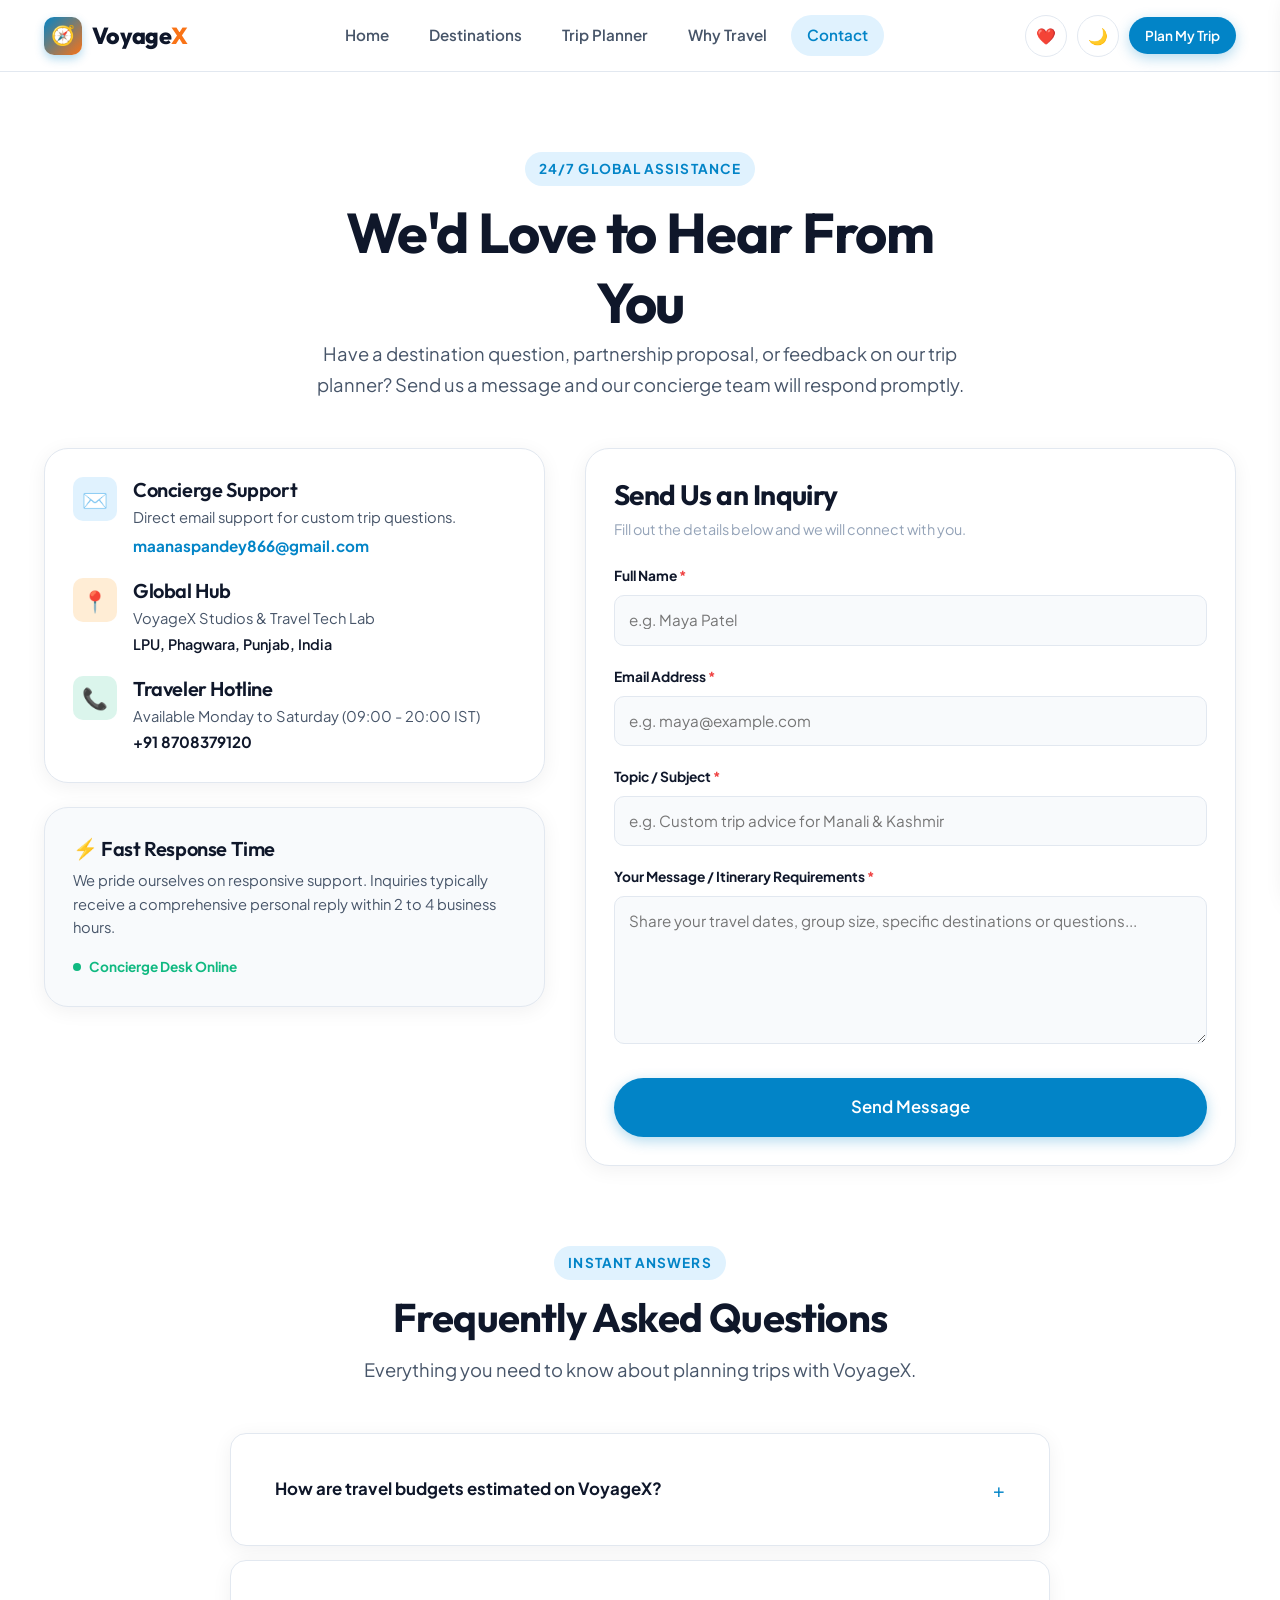
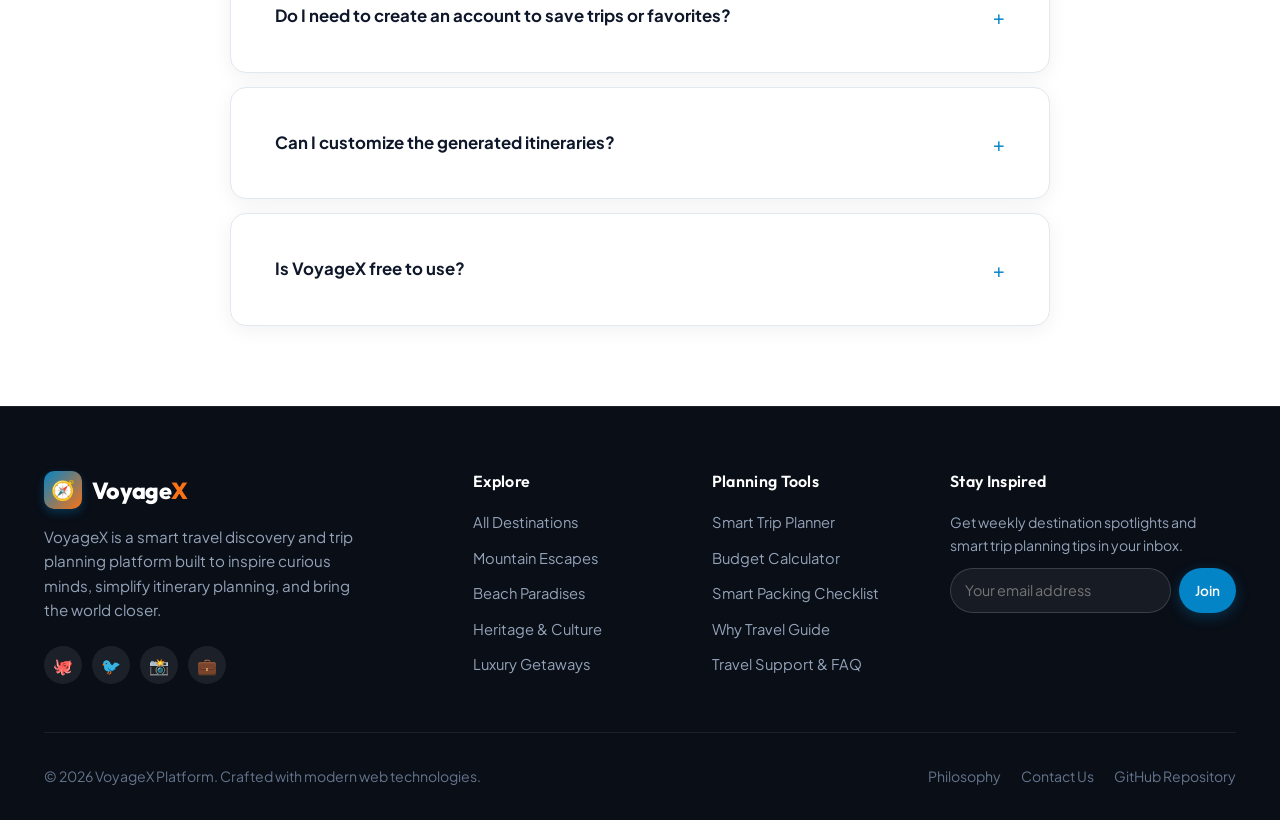
<file: contact.html>
<!DOCTYPE html>
<html lang="en" data-theme="light">
<head>
  <meta charset="UTF-8">
  <meta name="viewport" content="width=device-width, initial-scale=1.0">
  <title>Contact & Travel Concierge — VoyageX</title>
  <meta name="description" content="Get in touch with the VoyageX travel support team. Inquire about custom itineraries, destination recommendations, or platform assistance.">
  <meta name="keywords" content="contact travel, voyagex support, travel help, trip assistance">

  <!-- Open Graph -->
  <meta property="og:title" content="Contact & Travel Concierge — VoyageX">
  <meta property="og:description" content="Reach our 24/7 travel desk for customized planning, support, or partnership inquiries.">
  <meta property="og:image" content="https://images.unsplash.com/photo-1423666639041-f56000c27a9a?auto=format&fit=crop&w=1200&q=80">

  <!-- Favicon -->
  <link rel="icon" href="data:image/svg+xml,<svg xmlns=%22http://www.w3.org/2000/svg%22 viewBox=%220 0 100 100%22><text y=%22.9em%22 font-size=%2290%22>🧭</text></svg>">

  <!-- Stylesheets -->
  <link rel="stylesheet" href="css/style.css">
  <link rel="stylesheet" href="css/components.css">
  <link rel="stylesheet" href="css/dark-mode.css">
  <link rel="stylesheet" href="css/responsive.css">
</head>
<body>
  <!-- Accessible Skip Link -->
  <a href="#main-content" class="skip-link">Skip to main content</a>

  <!-- Global Header & Navbar -->
  <header class="site-header">
    <div class="container nav-container">
      <a href="index.html" class="brand-logo" aria-label="VoyageX Home">
        <span class="logo-icon">🧭</span>
        <span>Voyage<span class="brand-highlight">X</span></span>
      </a>

      <!-- Desktop Navigation Links -->
      <nav class="nav-menu" aria-label="Main Navigation">
        <a href="index.html" class="nav-link">Home</a>
        <a href="destinations.html" class="nav-link">Destinations</a>
        <a href="trip-planner.html" class="nav-link">Trip Planner</a>
        <a href="why-travel.html" class="nav-link">Why Travel</a>
        <a href="contact.html" class="nav-link active">Contact</a>
      </nav>

      <!-- Nav Actions -->
      <div class="nav-actions">
        <button class="btn-icon open-favorites-btn" aria-label="View Saved Favorites" title="Saved Favorites">
          ❤️
          <span class="badge-count fav-badge-count" style="display: none;">0</span>
        </button>

        <button class="btn-icon theme-toggle-btn" aria-label="Toggle Theme" title="Toggle Theme">
          <span class="theme-toggle-icon">🌙</span>
        </button>

        <a href="trip-planner.html" class="btn btn-sm btn-primary">
          Plan My Trip
        </a>

        <!-- Hamburger for Mobile -->
        <button class="hamburger" aria-label="Toggle Mobile Menu" aria-expanded="false">
          <span></span>
          <span></span>
          <span></span>
        </button>
      </div>
    </div>
  </header>

  <!-- Mobile Navigation Drawer -->
  <div class="mobile-nav-backdrop" aria-hidden="true"></div>
  <aside class="mobile-nav-drawer" aria-label="Mobile Navigation Drawer">
    <div class="mobile-nav-header">
      <div class="brand-logo">
        <span class="logo-icon">🧭</span>
        <span>Voyage<span class="brand-highlight">X</span></span>
      </div>
      <button class="mobile-nav-close btn-icon" aria-label="Close Mobile Menu">✕</button>
    </div>
    <div class="mobile-nav-links">
      <a href="index.html" class="nav-link">Home</a>
      <a href="destinations.html" class="nav-link">Destinations</a>
      <a href="trip-planner.html" class="nav-link">Trip Planner</a>
      <a href="why-travel.html" class="nav-link">Why Travel</a>
      <a href="contact.html" class="nav-link active">Contact</a>
    </div>
    <div style="margin-top: auto; padding-top: 24px; border-top: 1px solid var(--border);">
      <button class="btn btn-primary" style="width: 100%;" onclick="window.location.href='trip-planner.html'">
        ✨ Launch Trip Builder
      </button>
    </div>
  </aside>

  <!-- Saved Favorites Slide-Over Drawer -->
  <div class="favorites-drawer-backdrop drawer-backdrop" aria-hidden="true">
    <div class="drawer-panel" role="dialog" aria-label="My Saved Destinations">
      <div class="drawer-header">
        <div style="display: flex; align-items: center; gap: 8px;">
          <h4 style="margin: 0; font-size: 1.15rem;">❤️ Saved Destinations</h4>
          <span class="section-tag accent fav-badge-count" style="margin: 0; font-size: 0.75rem; padding: 2px 8px;">0</span>
        </div>
        <button class="close-favorites-btn btn-icon" aria-label="Close Favorites Drawer">✕</button>
      </div>
      <div class="drawer-body favorites-list-container">
        <!-- Rendered dynamically -->
      </div>
      <div class="drawer-footer" style="display: flex; justify-content: space-between; align-items: center;">
        <button class="btn btn-sm btn-ghost clear-favorites-btn" style="color: var(--danger);">Clear All</button>
        <button class="btn btn-sm btn-primary" onclick="closeFavoritesDrawer()">Done</button>
      </div>
    </div>
  </div>

  <!-- Main Content -->
  <main id="main-content" class="section-padding">
    <div class="container">
      <!-- Section Header -->
      <div class="section-header" style="margin-bottom: 48px;">
        <span class="section-tag">24/7 Global Assistance</span>
        <h1>We'd Love to Hear From You</h1>
        <p class="lead">Have a destination question, partnership proposal, or feedback on our trip planner? Send us a message and our concierge team will respond promptly.</p>
      </div>

      <!-- Two-Column Contact Layout -->
      <div class="contact-grid">
        <!-- Left: Contact Details Cards -->
        <div>
          <div class="planner-card" style="margin-bottom: 24px;">
            <div style="display: flex; gap: 16px; align-items: flex-start; margin-bottom: 20px;">
              <div style="width: 44px; height: 44px; border-radius: var(--radius-md); background: var(--primary-light); color: var(--primary); display: flex; align-items: center; justify-content: center; font-size: 1.3rem;">
                ✉️
              </div>
              <div>
                <h4 style="margin: 0 0 4px 0;">Concierge Support</h4>
                <p style="margin: 0; font-size: 0.92rem; color: var(--text-secondary);">Direct email support for custom trip questions.</p>
                <a href="mailto:maanaspandey866@gmail.com" style="color: var(--primary); font-weight: 700; font-size: 0.95rem; display: inline-block; margin-top: 4px;">maanaspandey866@gmail.com</a>
              </div>
            </div>

            <div style="display: flex; gap: 16px; align-items: flex-start; margin-bottom: 20px;">
              <div style="width: 44px; height: 44px; border-radius: var(--radius-md); background: var(--accent-light); color: var(--accent); display: flex; align-items: center; justify-content: center; font-size: 1.3rem;">
                📍
              </div>
              <div>
                <h4 style="margin: 0 0 4px 0;">Global Hub</h4>
                <p style="margin: 0; font-size: 0.92rem; color: var(--text-secondary);">VoyageX Studios & Travel Tech Lab</p>
                <span style="font-weight: 600; font-size: 0.9rem; color: var(--text-primary); display: block; margin-top: 2px;">LPU, Phagwara, Punjab, India</span>
              </div>
            </div>

            <div style="display: flex; gap: 16px; align-items: flex-start;">
              <div style="width: 44px; height: 44px; border-radius: var(--radius-md); background: rgba(16, 185, 129, 0.15); color: var(--success); display: flex; align-items: center; justify-content: center; font-size: 1.3rem;">
                📞
              </div>
              <div>
                <h4 style="margin: 0 0 4px 0;">Traveler Hotline</h4>
                <p style="margin: 0; font-size: 0.92rem; color: var(--text-secondary);">Available Monday to Saturday (09:00 - 20:00 IST)</p>
                <a href="tel:+918708379120" style="font-weight: 700; color: var(--text-primary); font-size: 0.95rem;">+91 8708379120</a>
              </div>
            </div>
          </div>

          <!-- Social Proof Card -->
          <div class="planner-card" style="background: var(--bg-secondary);">
            <h4 style="margin-bottom: 8px;">⚡ Fast Response Time</h4>
            <p style="font-size: 0.92rem; color: var(--text-secondary); margin-bottom: 16px;">
              We pride ourselves on responsive support. Inquiries typically receive a comprehensive personal reply within 2 to 4 business hours.
            </p>
            <div style="display: flex; align-items: center; gap: 8px; font-size: 0.85rem; font-weight: 700; color: var(--success);">
              <span style="display: inline-block; width: 8px; height: 8px; background: var(--success); border-radius: 50%;"></span>
              Concierge Desk Online
            </div>
          </div>
        </div>

        <!-- Right: Client-Side Validated Contact Form -->
        <div class="planner-card">
          <div style="margin-bottom: 24px;">
            <h3 style="margin-bottom: 6px;">Send Us an Inquiry</h3>
            <p style="font-size: 0.9rem; color: var(--text-muted); margin: 0;">Fill out the details below and we will connect with you.</p>
          </div>

          <form id="contact-form" novalidate>
            <!-- Full Name -->
            <div class="form-group">
              <label for="contact-name">Full Name <span style="color: var(--danger);">*</span></label>
              <input type="text" id="contact-name" class="form-control" placeholder="e.g. Maya Patel" required autocomplete="name">
            </div>

            <!-- Email Address -->
            <div class="form-group">
              <label for="contact-email">Email Address <span style="color: var(--danger);">*</span></label>
              <input type="email" id="contact-email" class="form-control" placeholder="e.g. maya@example.com" required autocomplete="email">
            </div>

            <!-- Subject -->
            <div class="form-group">
              <label for="contact-subject">Topic / Subject <span style="color: var(--danger);">*</span></label>
              <input type="text" id="contact-subject" class="form-control" placeholder="e.g. Custom trip advice for Manali & Kashmir" required>
            </div>

            <!-- Message Area -->
            <div class="form-group">
              <label for="contact-message">Your Message / Itinerary Requirements <span style="color: var(--danger);">*</span></label>
              <textarea id="contact-message" class="form-control" rows="5" placeholder="Share your travel dates, group size, specific destinations or questions..." required></textarea>
            </div>

            <!-- Submit Button -->
            <button type="submit" id="contact-submit-btn" class="btn btn-primary btn-lg" style="width: 100%; margin-top: 8px;">
              Send Message
            </button>
          </form>

          <!-- Response Banner Container -->
          <div id="contact-response-message" style="display: none;"></div>
        </div>
      </div>

      <!-- Interactive FAQ Accordion Section -->
      <section style="margin-top: 80px;">
        <div class="section-header">
          <span class="section-tag">Instant Answers</span>
          <h2>Frequently Asked Questions</h2>
          <p class="lead">Everything you need to know about planning trips with VoyageX.</p>
        </div>

        <div style="max-width: 820px; margin: 0 auto; display: flex; flex-direction: column; gap: 14px;">
          <!-- FAQ 1 -->
          <div class="faq-item planner-card" style="padding: 20px; cursor: pointer;">
            <div class="faq-question" style="display: flex; justify-content: space-between; align-items: center; font-weight: 700; font-size: 1.05rem;">
              <span>How are travel budgets estimated on VoyageX?</span>
              <span class="faq-icon" style="font-size: 1.2rem; color: var(--primary);">+</span>
            </div>
            <div class="faq-answer" style="margin-top: 12px; font-size: 0.94rem; color: var(--text-secondary); line-height: 1.6;">
              Our budget calculator uses curated empirical daily cost baselines for each destination across accommodation, food, local transit, and activities. The algorithm scales costs dynamically based on your chosen travel style (Budget, Standard, or Luxury) and party size.
            </div>
          </div>

          <!-- FAQ 2 -->
          <div class="faq-item planner-card" style="padding: 20px; cursor: pointer;">
            <div class="faq-question" style="display: flex; justify-content: space-between; align-items: center; font-weight: 700; font-size: 1.05rem;">
              <span>Do I need to create an account to save trips or favorites?</span>
              <span class="faq-icon" style="font-size: 1.2rem; color: var(--primary);">+</span>
            </div>
            <div class="faq-answer" style="margin-top: 12px; font-size: 0.94rem; color: var(--text-secondary); line-height: 1.6;">
              No account or login is required! VoyageX is client-first and privacy-respecting. All your saved favorite destinations, generated itineraries, and packing checklist progress are saved locally in your browser's persistent localStorage.
            </div>
          </div>

          <!-- FAQ 3 -->
          <div class="faq-item planner-card" style="padding: 20px; cursor: pointer;">
            <div class="faq-question" style="display: flex; justify-content: space-between; align-items: center; font-weight: 700; font-size: 1.05rem;">
              <span>Can I customize the generated itineraries?</span>
              <span class="faq-icon" style="font-size: 1.2rem; color: var(--primary);">+</span>
            </div>
            <div class="faq-answer" style="margin-top: 12px; font-size: 0.94rem; color: var(--text-secondary); line-height: 1.6;">
              Absolutely. You can modify trip duration from 1 to 14 days, toggle interests (such as food, nature, culture, photography, or adventure), and click "Regenerate Itinerary" to generate fresh schedules. You can also print or export the plan to PDF.
            </div>
          </div>

          <!-- FAQ 4 -->
          <div class="faq-item planner-card" style="padding: 20px; cursor: pointer;">
            <div class="faq-question" style="display: flex; justify-content: space-between; align-items: center; font-weight: 700; font-size: 1.05rem;">
              <span>Is VoyageX free to use?</span>
              <span class="faq-icon" style="font-size: 1.2rem; color: var(--primary);">+</span>
            </div>
            <div class="faq-answer" style="margin-top: 12px; font-size: 0.94rem; color: var(--text-secondary); line-height: 1.6;">
              Yes, 100% free! VoyageX is built as an open, modern travel technology showcase. There are no paywalls, hidden fees, or subscription charges.
            </div>
          </div>
        </div>
      </section>
    </div>
  </main>

  <!-- Global Footer -->
  <footer class="site-footer">
    <div class="container">
      <div class="footer-top">
        <!-- Brand Column -->
        <div class="footer-brand">
          <div class="brand-logo" style="color: #fff;">
            <span class="logo-icon">🧭</span>
            <span>Voyage<span class="brand-highlight">X</span></span>
          </div>
          <p>
            VoyageX is a smart travel discovery and trip planning platform built to inspire curious minds, simplify itinerary planning, and bring the world closer.
          </p>
          <div class="footer-socials">
            <a href="https://github.com/manas0306-ops/travel-website" target="_blank" rel="noopener noreferrer" class="footer-social-link" aria-label="GitHub">🐙</a>
            <a href="contact.html" class="footer-social-link" aria-label="Twitter">🐦</a>
            <a href="contact.html" class="footer-social-link" aria-label="Instagram">📸</a>
            <a href="contact.html" class="footer-social-link" aria-label="LinkedIn">💼</a>
          </div>
        </div>

        <div class="footer-col">
          <h4>Explore</h4>
          <div class="footer-links">
            <a href="destinations.html">All Destinations</a>
            <a href="destinations.html?category=Mountains">Mountain Escapes</a>
            <a href="destinations.html?category=Beach">Beach Paradises</a>
            <a href="destinations.html?category=Culture">Heritage & Culture</a>
            <a href="destinations.html?category=Luxury">Luxury Getaways</a>
          </div>
        </div>

        <div class="footer-col">
          <h4>Planning Tools</h4>
          <div class="footer-links">
            <a href="trip-planner.html">Smart Trip Planner</a>
            <a href="trip-planner.html#budget-section">Budget Calculator</a>
            <a href="trip-planner.html#packing-section">Smart Packing Checklist</a>
            <a href="why-travel.html">Why Travel Guide</a>
            <a href="contact.html">Travel Support & FAQ</a>
          </div>
        </div>

        <div class="footer-col">
          <h4>Stay Inspired</h4>
          <p style="font-size: 0.88rem; color: #94a3b8; margin-bottom: 12px;">Get weekly destination spotlights and smart trip planning tips in your inbox.</p>
          <form class="newsletter-form">
            <input type="email" placeholder="Your email address" required aria-label="Email address for newsletter">
            <button type="submit" class="btn btn-sm btn-primary">Join</button>
          </form>
        </div>
      </div>

      <div class="footer-bottom">
        <div>
          &copy; 2026 VoyageX Platform. Crafted with modern web technologies.
        </div>
        <div class="footer-legal-links">
          <a href="why-travel.html">Philosophy</a>
          <a href="contact.html">Contact Us</a>
          <a href="https://github.com/manas0306-ops/travel-website" target="_blank" rel="noopener noreferrer">GitHub Repository</a>
        </div>
      </div>
    </div>
  </footer>

  <!-- Scripts -->
  <script src="js/destinations-data.js"></script>
  <script src="js/app.js"></script>
  <script src="js/contact.js"></script>
</body>
</html>
</file>
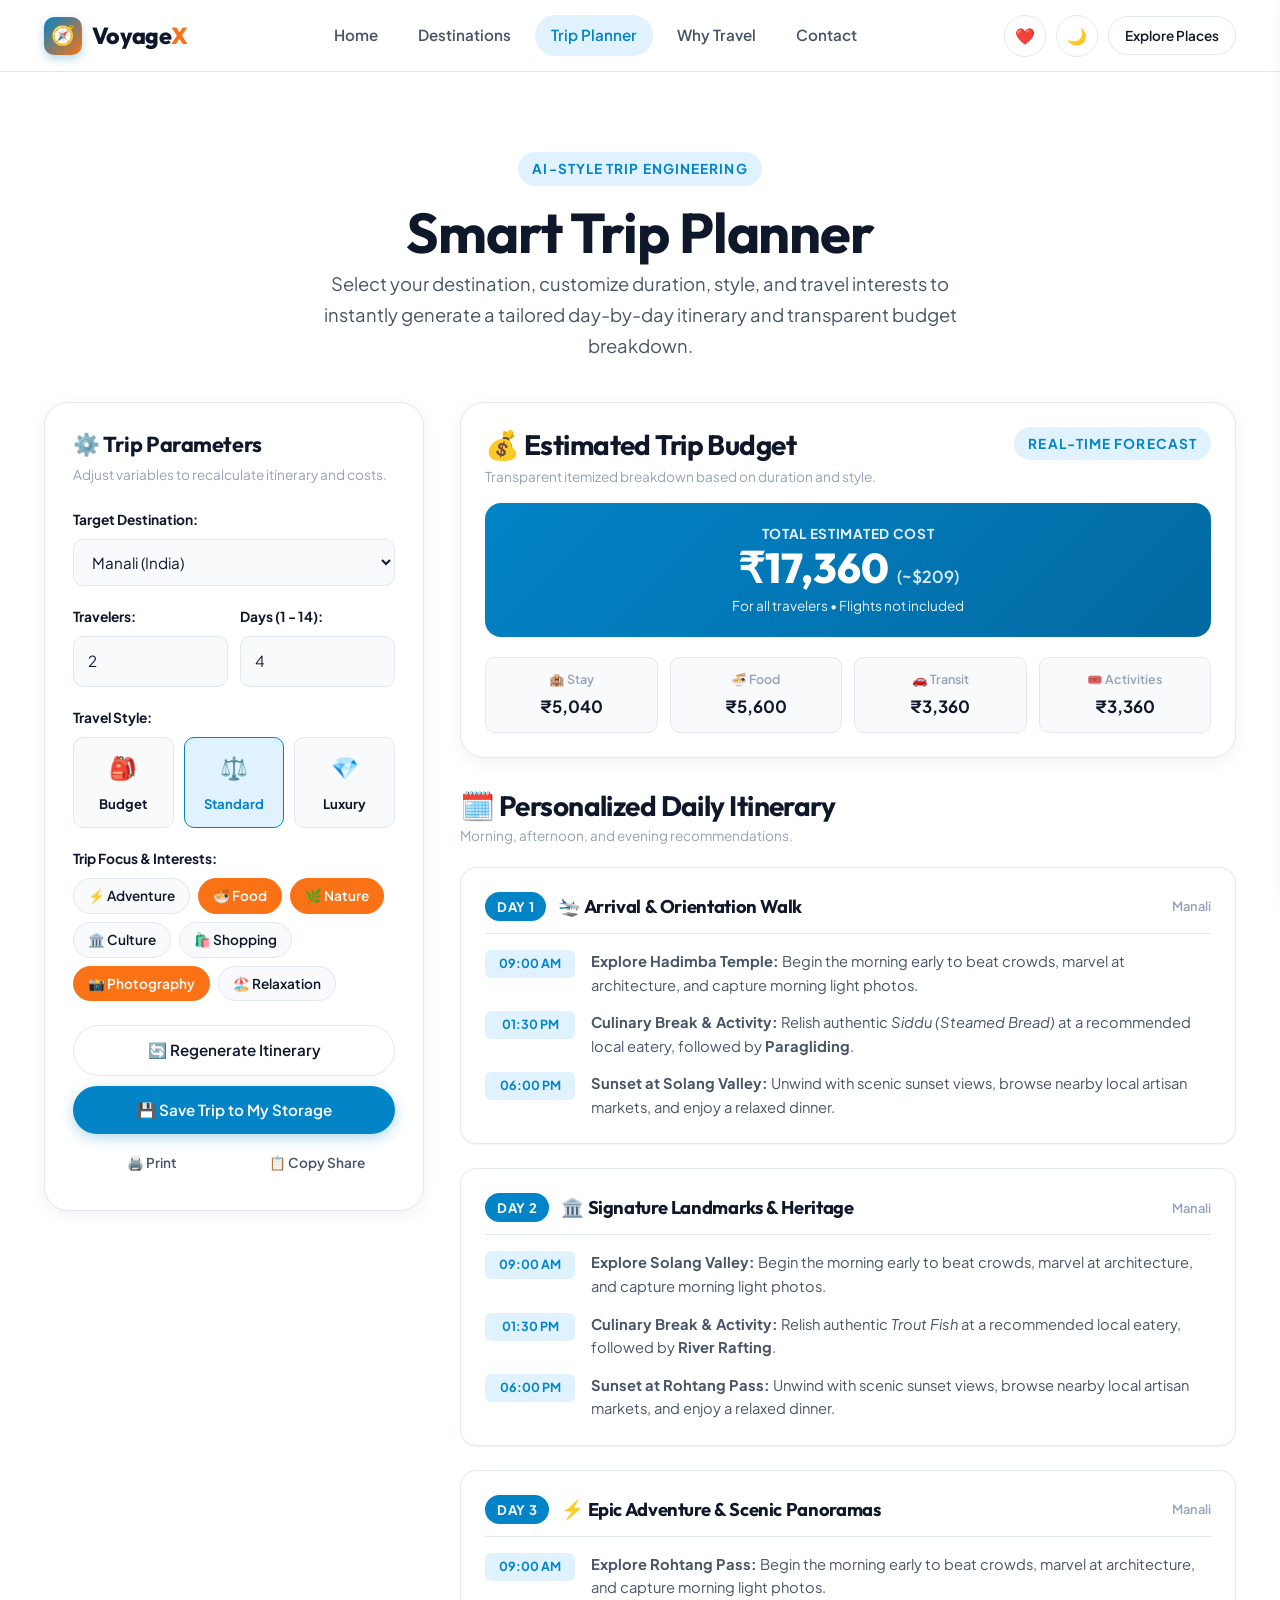
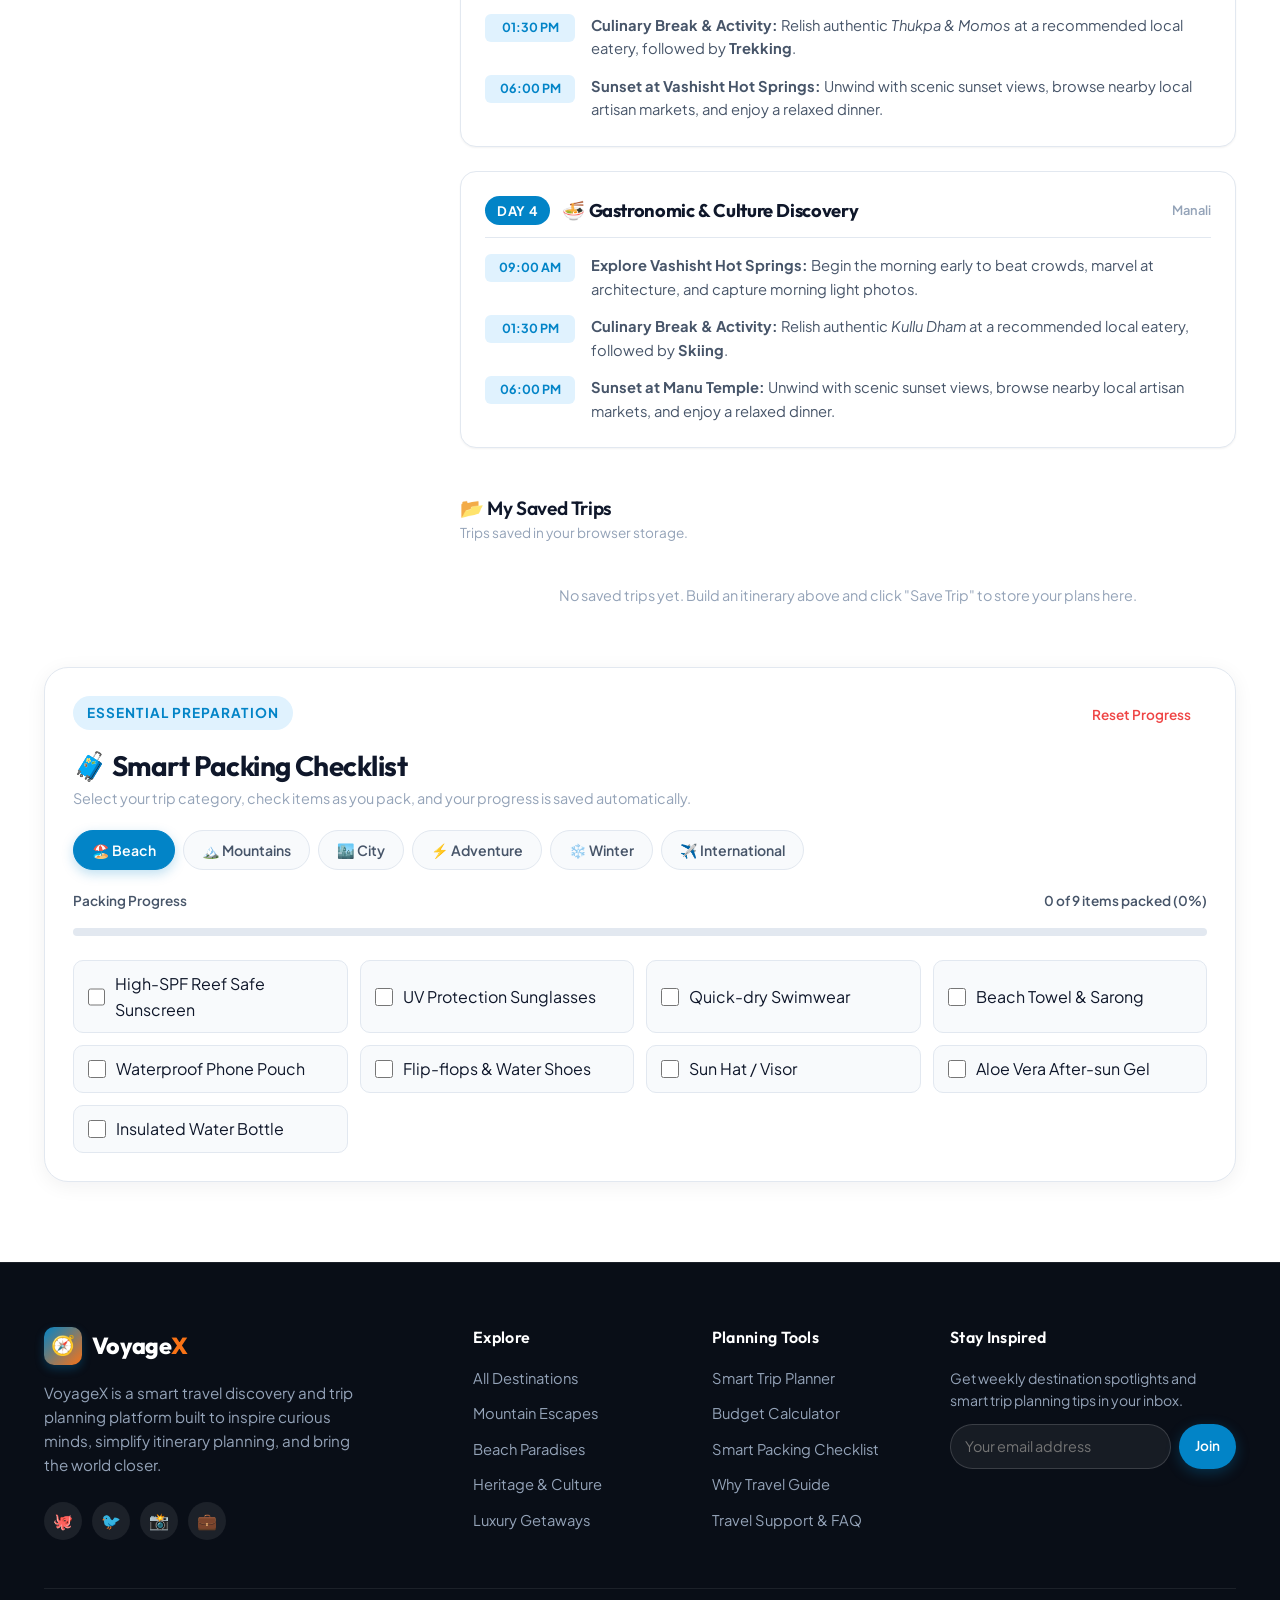
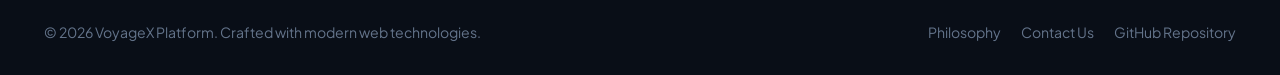
<file: trip-planner.html>
<!DOCTYPE html>
<html lang="en" data-theme="light">
<head>
  <meta charset="UTF-8">
  <meta name="viewport" content="width=device-width, initial-scale=1.0">
  <title>Smart Trip Planner & Budget Engine — VoyageX</title>
  <meta name="description" content="Generate custom day-by-day travel itineraries, estimate realistic travel budgets, and build smart packing checklists tailored to your vacation style.">
  <meta name="keywords" content="trip planner, itinerary generator, travel budget calculator, packing checklist, vacation itinerary">

  <!-- Open Graph -->
  <meta property="og:title" content="Smart Trip Planner & Budget Engine — VoyageX">
  <meta property="og:description" content="Create personalized travel itineraries with realistic budget breakdowns and smart packing checklists.">
  <meta property="og:image" content="https://images.unsplash.com/photo-1488646953014-85cb44e25828?auto=format&fit=crop&w=1200&q=80">

  <!-- Favicon -->
  <link rel="icon" href="data:image/svg+xml,<svg xmlns=%22http://www.w3.org/2000/svg%22 viewBox=%220 0 100 100%22><text y=%22.9em%22 font-size=%2290%22>🧭</text></svg>">

  <!-- Stylesheets -->
  <link rel="stylesheet" href="css/style.css">
  <link rel="stylesheet" href="css/components.css">
  <link rel="stylesheet" href="css/dark-mode.css">
  <link rel="stylesheet" href="css/responsive.css">
</head>
<body>
  <!-- Accessible Skip Link -->
  <a href="#main-content" class="skip-link">Skip to main content</a>

  <!-- Global Header & Navbar -->
  <header class="site-header">
    <div class="container nav-container">
      <a href="index.html" class="brand-logo" aria-label="VoyageX Home">
        <span class="logo-icon">🧭</span>
        <span>Voyage<span class="brand-highlight">X</span></span>
      </a>

      <!-- Desktop Navigation Links -->
      <nav class="nav-menu" aria-label="Main Navigation">
        <a href="index.html" class="nav-link">Home</a>
        <a href="destinations.html" class="nav-link">Destinations</a>
        <a href="trip-planner.html" class="nav-link active">Trip Planner</a>
        <a href="why-travel.html" class="nav-link">Why Travel</a>
        <a href="contact.html" class="nav-link">Contact</a>
      </nav>

      <!-- Nav Actions -->
      <div class="nav-actions">
        <button class="btn-icon open-favorites-btn" aria-label="View Saved Favorites" title="Saved Favorites">
          ❤️
          <span class="badge-count fav-badge-count" style="display: none;">0</span>
        </button>

        <button class="btn-icon theme-toggle-btn" aria-label="Toggle Theme" title="Toggle Theme">
          <span class="theme-toggle-icon">🌙</span>
        </button>

        <a href="destinations.html" class="btn btn-sm btn-outline">
          Explore Places
        </a>

        <!-- Hamburger for Mobile -->
        <button class="hamburger" aria-label="Toggle Mobile Menu" aria-expanded="false">
          <span></span>
          <span></span>
          <span></span>
        </button>
      </div>
    </div>
  </header>

  <!-- Mobile Navigation Drawer -->
  <div class="mobile-nav-backdrop" aria-hidden="true"></div>
  <aside class="mobile-nav-drawer" aria-label="Mobile Navigation Drawer">
    <div class="mobile-nav-header">
      <div class="brand-logo">
        <span class="logo-icon">🧭</span>
        <span>Voyage<span class="brand-highlight">X</span></span>
      </div>
      <button class="mobile-nav-close btn-icon" aria-label="Close Mobile Menu">✕</button>
    </div>
    <div class="mobile-nav-links">
      <a href="index.html" class="nav-link">Home</a>
      <a href="destinations.html" class="nav-link">Destinations</a>
      <a href="trip-planner.html" class="nav-link active">Trip Planner</a>
      <a href="why-travel.html" class="nav-link">Why Travel</a>
      <a href="contact.html" class="nav-link">Contact</a>
    </div>
    <div style="margin-top: auto; padding-top: 24px; border-top: 1px solid var(--border);">
      <button class="btn btn-primary" style="width: 100%;" onclick="window.location.href='destinations.html'">
        Browse Destinations
      </button>
    </div>
  </aside>

  <!-- Saved Favorites Slide-Over Drawer -->
  <div class="favorites-drawer-backdrop drawer-backdrop" aria-hidden="true">
    <div class="drawer-panel" role="dialog" aria-label="My Saved Destinations">
      <div class="drawer-header">
        <div style="display: flex; align-items: center; gap: 8px;">
          <h4 style="margin: 0; font-size: 1.15rem;">❤️ Saved Destinations</h4>
          <span class="section-tag accent fav-badge-count" style="margin: 0; font-size: 0.75rem; padding: 2px 8px;">0</span>
        </div>
        <button class="close-favorites-btn btn-icon" aria-label="Close Favorites Drawer">✕</button>
      </div>
      <div class="drawer-body favorites-list-container">
        <!-- Rendered dynamically -->
      </div>
      <div class="drawer-footer" style="display: flex; justify-content: space-between; align-items: center;">
        <button class="btn btn-sm btn-ghost clear-favorites-btn" style="color: var(--danger);">Clear All</button>
        <button class="btn btn-sm btn-primary" onclick="closeFavoritesDrawer()">Done</button>
      </div>
    </div>
  </div>

  <!-- Main Content -->
  <main id="main-content" class="section-padding">
    <div class="container">
      <!-- Section Header -->
      <div class="section-header" style="margin-bottom: 40px;">
        <span class="section-tag">AI-Style Trip Engineering</span>
        <h1>Smart Trip Planner</h1>
        <p class="lead">Select your destination, customize duration, style, and travel interests to instantly generate a tailored day-by-day itinerary and transparent budget breakdown.</p>
      </div>

      <!-- Planner Layout -->
      <div class="planner-layout">
        <!-- Left Column: Controls & Inputs -->
        <aside class="planner-card">
          <div class="planner-card-header">
            <h3>⚙️ Trip Parameters</h3>
            <p style="font-size: 0.85rem; color: var(--text-muted);">Adjust variables to recalculate itinerary and costs.</p>
          </div>

          <!-- Destination Picker -->
          <div class="form-group">
            <label for="planner-destination">Target Destination:</label>
            <select id="planner-destination" class="form-control" aria-label="Target Destination">
              <!-- Dynamically populated via js/planner.js -->
            </select>
          </div>

          <!-- Travelers & Days Row -->
          <div style="display: grid; grid-template-columns: 1fr 1fr; gap: 12px;">
            <div class="form-group">
              <label for="planner-travelers">Travelers:</label>
              <input type="number" id="planner-travelers" class="form-control" value="2" min="1" max="20" aria-label="Number of Travelers">
            </div>
            <div class="form-group">
              <label for="planner-days">Days (1 - 14):</label>
              <input type="number" id="planner-days" class="form-control" value="4" min="1" max="14" aria-label="Number of Days">
            </div>
          </div>

          <!-- Travel Style Selector -->
          <div class="form-group">
            <label>Travel Style:</label>
            <div class="style-selector-grid">
              <div class="style-option" data-style="Budget" role="button" tabindex="0">
                <span class="icon">🎒</span>
                <span class="name">Budget</span>
              </div>
              <div class="style-option selected" data-style="Standard" role="button" tabindex="0">
                <span class="icon">⚖️</span>
                <span class="name">Standard</span>
              </div>
              <div class="style-option" data-style="Luxury" role="button" tabindex="0">
                <span class="icon">💎</span>
                <span class="name">Luxury</span>
              </div>
            </div>
          </div>

          <!-- Interests Multi-select -->
          <div class="form-group">
            <label>Trip Focus & Interests:</label>
            <div class="interest-tags-grid">
              <span class="interest-tag-chip" data-interest="Adventure">⚡ Adventure</span>
              <span class="interest-tag-chip selected" data-interest="Food">🍜 Food</span>
              <span class="interest-tag-chip selected" data-interest="Nature">🌿 Nature</span>
              <span class="interest-tag-chip" data-interest="Culture">🏛️ Culture</span>
              <span class="interest-tag-chip" data-interest="Shopping">🛍️ Shopping</span>
              <span class="interest-tag-chip selected" data-interest="Photography">📸 Photography</span>
              <span class="interest-tag-chip" data-interest="Relaxation">🏖️ Relaxation</span>
            </div>
          </div>

          <!-- Action Buttons -->
          <div style="display: flex; flex-direction: column; gap: 10px; margin-top: 24px;">
            <button id="btn-regen-itinerary" class="btn btn-outline" style="width: 100%;">
              🔄 Regenerate Itinerary
            </button>
            <button id="btn-save-trip" class="btn btn-primary" style="width: 100%;">
              💾 Save Trip to My Storage
            </button>
            <div style="display: flex; gap: 8px;">
              <button id="btn-print-itinerary" class="btn btn-sm btn-ghost" style="flex: 1;" title="Print or save as PDF">
                🖨️ Print
              </button>
              <button id="btn-copy-itinerary" class="btn btn-sm btn-ghost" style="flex: 1;" title="Copy shareable summary">
                📋 Copy Share
              </button>
            </div>
          </div>
        </aside>

        <!-- Right Column: Itinerary & Budget Results -->
        <div>
          <!-- Transparent Budget Calculator Banner -->
          <section id="budget-section" class="budget-summary-card" aria-label="Estimated Budget Breakdown">
            <div style="display: flex; justify-content: space-between; align-items: flex-start; margin-bottom: 16px;">
              <div>
                <h3 style="margin-bottom: 4px;">💰 Estimated Trip Budget</h3>
                <p style="font-size: 0.85rem; color: var(--text-muted); margin: 0;">Transparent itemized breakdown based on duration and style.</p>
              </div>
              <span class="section-tag">Real-Time Forecast</span>
            </div>

            <!-- Total Cost Highlight -->
            <div class="budget-total-box">
              <div style="font-size: 0.85rem; text-transform: uppercase; font-weight: 700; letter-spacing: 0.05em; opacity: 0.9;">Total Estimated Cost</div>
              <div class="budget-total-val" id="budget-total-display">₹0</div>
              <div style="font-size: 0.85rem; opacity: 0.9;">For all travelers • Flights not included</div>
            </div>

            <!-- Itemized Cost Grid -->
            <div class="budget-items-grid">
              <div class="budget-item-box">
                <div class="budget-item-label">🏨 Stay</div>
                <div class="budget-item-val" id="budget-stay-val">₹0</div>
              </div>
              <div class="budget-item-box">
                <div class="budget-item-label">🍜 Food</div>
                <div class="budget-item-val" id="budget-food-val">₹0</div>
              </div>
              <div class="budget-item-box">
                <div class="budget-item-label">🚗 Transit</div>
                <div class="budget-item-val" id="budget-transit-val">₹0</div>
              </div>
              <div class="budget-item-box">
                <div class="budget-item-label">🎟️ Activities</div>
                <div class="budget-item-val" id="budget-activity-val">₹0</div>
              </div>
            </div>
          </section>

          <!-- Generated Itinerary Timeline -->
          <section aria-label="Generated Daily Itinerary">
            <div style="display: flex; justify-content: space-between; align-items: center; margin-bottom: 20px;">
              <div>
                <h3 style="margin: 0;">🗓️ Personalized Daily Itinerary</h3>
                <p style="font-size: 0.85rem; color: var(--text-muted); margin: 2px 0 0 0;">Morning, afternoon, and evening recommendations.</p>
              </div>
            </div>

            <div class="itinerary-container" id="itinerary-results">
              <!-- Dynamically rendered via js/planner.js -->
            </div>
          </section>

          <!-- Saved Trips Section -->
          <section style="margin-top: 48px;">
            <div style="display: flex; justify-content: space-between; align-items: center; margin-bottom: 16px;">
              <div>
                <h4 style="margin: 0; font-size: 1.2rem;">📂 My Saved Trips</h4>
                <p style="font-size: 0.85rem; color: var(--text-muted); margin: 2px 0 0 0;">Trips saved in your browser storage.</p>
              </div>
            </div>
            <div id="saved-trips-list">
              <!-- Rendered via js/planner.js -->
            </div>
          </section>
        </div>
      </div>

      <!-- Smart Packing Checklist Section -->
      <section id="packing-section" class="checklist-card">
        <div style="display: flex; justify-content: space-between; align-items: flex-start; flex-wrap: wrap; gap: 16px;">
          <div>
            <span class="section-tag">Essential Preparation</span>
            <h3 style="margin-top: 6px; margin-bottom: 4px;">🧳 Smart Packing Checklist</h3>
            <p style="color: var(--text-muted); font-size: 0.9rem; margin: 0;">Select your trip category, check items as you pack, and your progress is saved automatically.</p>
          </div>
          <button id="btn-reset-checklist" class="btn btn-sm btn-ghost" style="color: var(--danger);">Reset Progress</button>
        </div>

        <!-- Category Tabs -->
        <div style="display: flex; gap: 8px; flex-wrap: wrap; margin-top: 20px;">
          <button class="category-pill packing-category-tab active" data-pack-cat="Beach">🏖️ Beach</button>
          <button class="category-pill packing-category-tab" data-pack-cat="Mountains">🏔️ Mountains</button>
          <button class="category-pill packing-category-tab" data-pack-cat="City">🏙️ City</button>
          <button class="category-pill packing-category-tab" data-pack-cat="Adventure">⚡ Adventure</button>
          <button class="category-pill packing-category-tab" data-pack-cat="Winter">❄️ Winter</button>
          <button class="category-pill packing-category-tab" data-pack-cat="International">✈️ International</button>
        </div>

        <!-- Progress Indicator -->
        <div style="display: flex; justify-content: space-between; font-size: 0.85rem; font-weight: 600; color: var(--text-secondary); margin-top: 20px;">
          <span>Packing Progress</span>
          <span id="packing-progress-text">0 of 9 items packed (0%)</span>
        </div>
        <div class="checklist-progress-bar-container">
          <div class="checklist-progress-fill" id="packing-progress-fill"></div>
        </div>

        <!-- Checklist Grid -->
        <div class="checklist-items-grid" id="packing-items-grid">
          <!-- Populated dynamically via js/planner.js -->
        </div>
      </section>
    </div>
  </main>

  <!-- Global Footer -->
  <footer class="site-footer">
    <div class="container">
      <div class="footer-top">
        <!-- Brand Column -->
        <div class="footer-brand">
          <div class="brand-logo" style="color: #fff;">
            <span class="logo-icon">🧭</span>
            <span>Voyage<span class="brand-highlight">X</span></span>
          </div>
          <p>
            VoyageX is a smart travel discovery and trip planning platform built to inspire curious minds, simplify itinerary planning, and bring the world closer.
          </p>
          <div class="footer-socials">
            <a href="https://github.com/manas0306-ops/travel-website" target="_blank" rel="noopener noreferrer" class="footer-social-link" aria-label="GitHub">🐙</a>
            <a href="contact.html" class="footer-social-link" aria-label="Twitter">🐦</a>
            <a href="contact.html" class="footer-social-link" aria-label="Instagram">📸</a>
            <a href="contact.html" class="footer-social-link" aria-label="LinkedIn">💼</a>
          </div>
        </div>

        <div class="footer-col">
          <h4>Explore</h4>
          <div class="footer-links">
            <a href="destinations.html">All Destinations</a>
            <a href="destinations.html?category=Mountains">Mountain Escapes</a>
            <a href="destinations.html?category=Beach">Beach Paradises</a>
            <a href="destinations.html?category=Culture">Heritage & Culture</a>
            <a href="destinations.html?category=Luxury">Luxury Getaways</a>
          </div>
        </div>

        <div class="footer-col">
          <h4>Planning Tools</h4>
          <div class="footer-links">
            <a href="trip-planner.html">Smart Trip Planner</a>
            <a href="trip-planner.html#budget-section">Budget Calculator</a>
            <a href="trip-planner.html#packing-section">Smart Packing Checklist</a>
            <a href="why-travel.html">Why Travel Guide</a>
            <a href="contact.html">Travel Support & FAQ</a>
          </div>
        </div>

        <div class="footer-col">
          <h4>Stay Inspired</h4>
          <p style="font-size: 0.88rem; color: #94a3b8; margin-bottom: 12px;">Get weekly destination spotlights and smart trip planning tips in your inbox.</p>
          <form class="newsletter-form">
            <input type="email" placeholder="Your email address" required aria-label="Email address for newsletter">
            <button type="submit" class="btn btn-sm btn-primary">Join</button>
          </form>
        </div>
      </div>

      <div class="footer-bottom">
        <div>
          &copy; 2026 VoyageX Platform. Crafted with modern web technologies.
        </div>
        <div class="footer-legal-links">
          <a href="why-travel.html">Philosophy</a>
          <a href="contact.html">Contact Us</a>
          <a href="https://github.com/manas0306-ops/travel-website" target="_blank" rel="noopener noreferrer">GitHub Repository</a>
        </div>
      </div>
    </div>
  </footer>

  <!-- Scripts -->
  <script src="js/destinations-data.js"></script>
  <script src="js/app.js"></script>
  <script src="js/planner.js"></script>
</body>
</html>
</file>
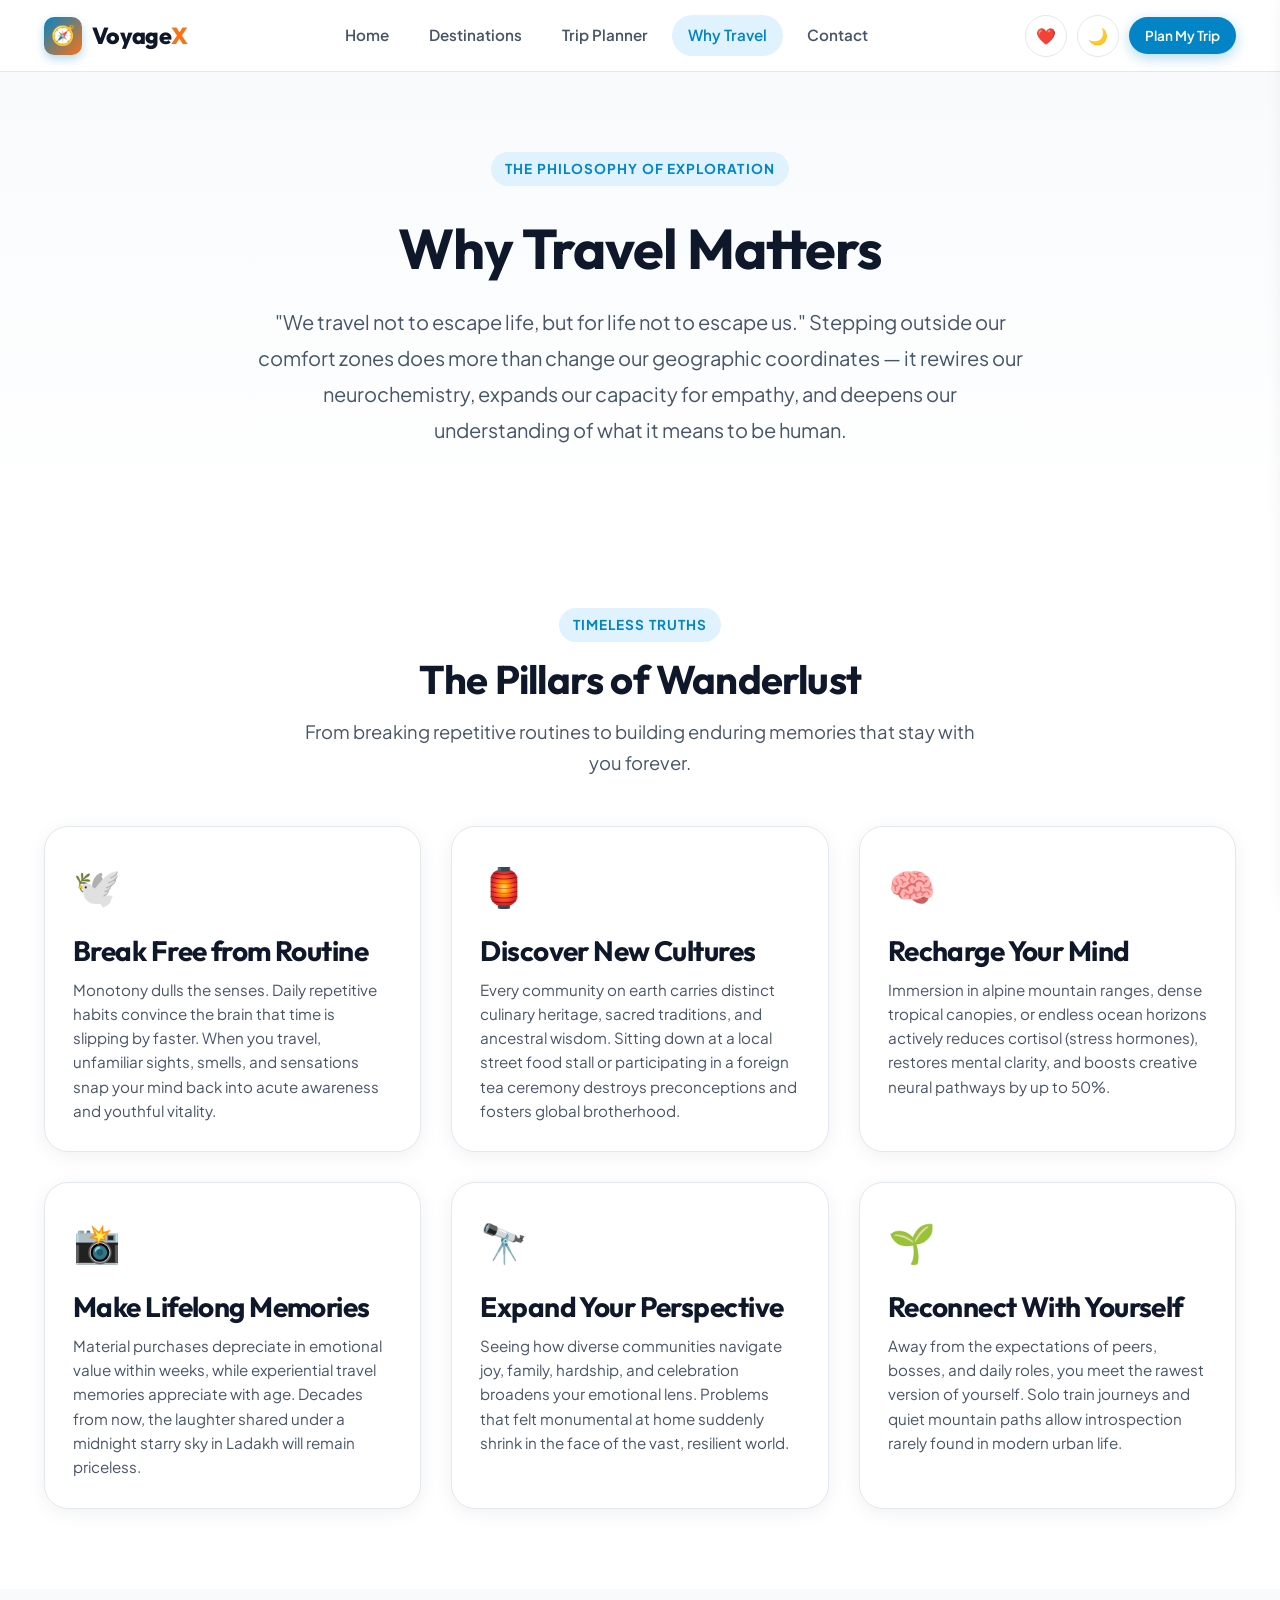
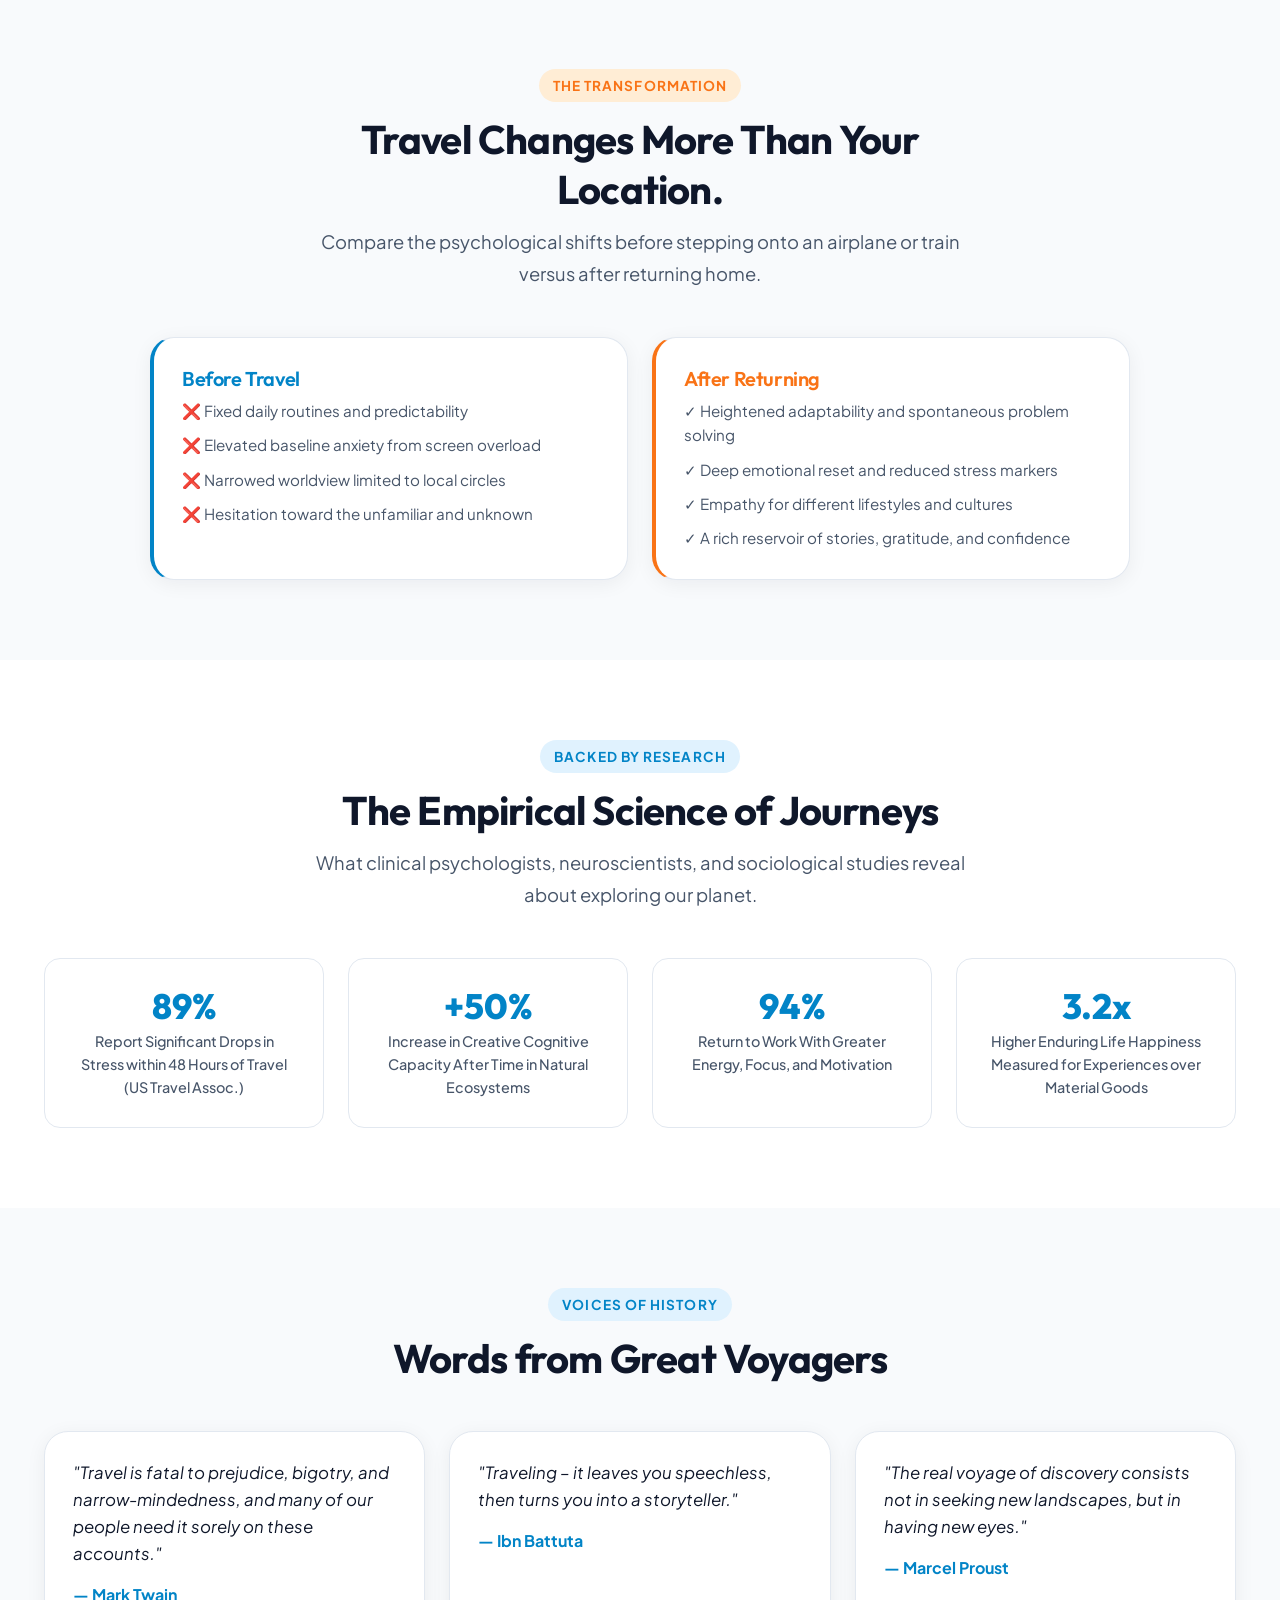
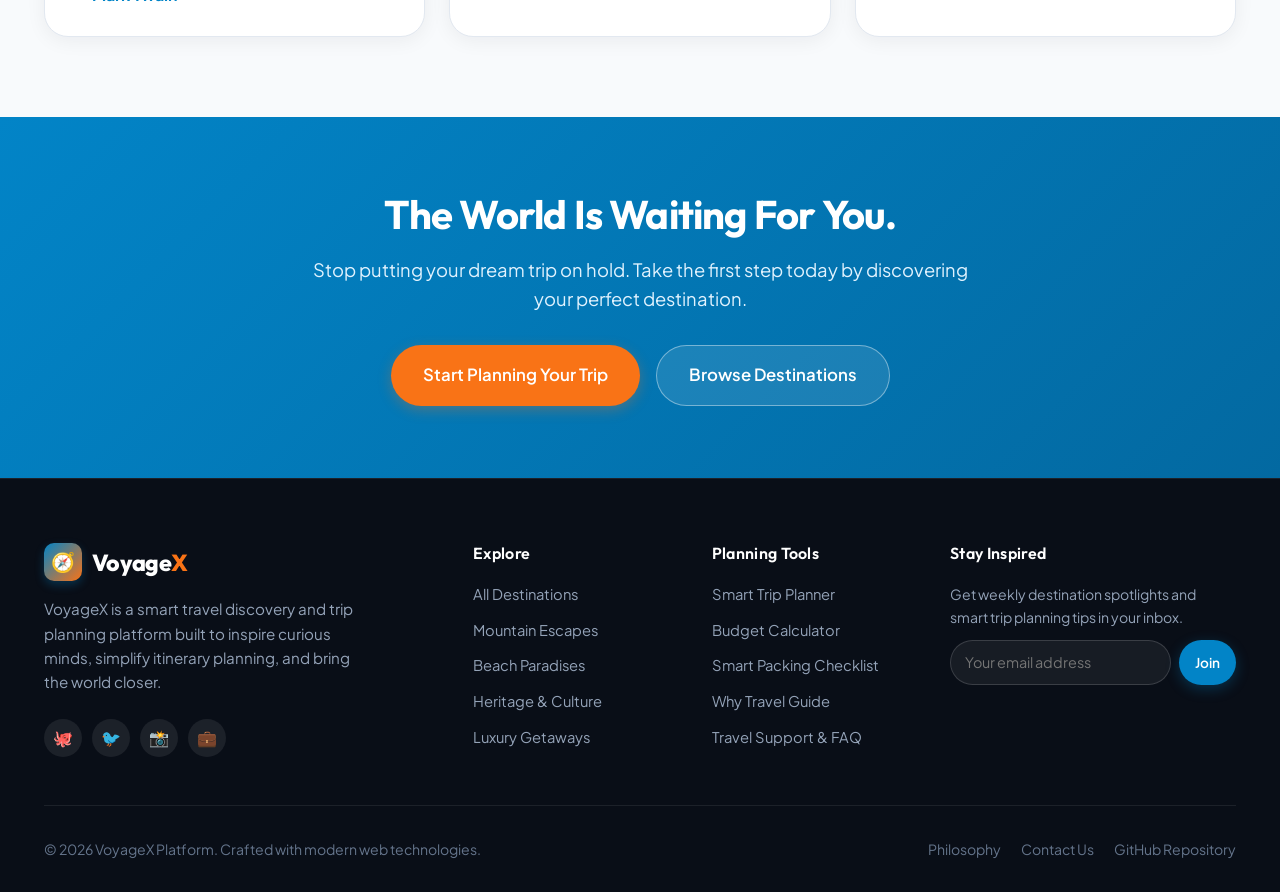
<file: why-travel.html>
<!DOCTYPE html>
<html lang="en" data-theme="light">
<head>
  <meta charset="UTF-8">
  <meta name="viewport" content="width=device-width, initial-scale=1.0">
  <title>Why Travel? — The Philosophy of Exploration — VoyageX</title>
  <meta name="description" content="Discover the transformative power of travel. Explore the science, mental health benefits, and perspective shifts that come from journeying beyond routine.">
  <meta name="keywords" content="why travel, benefits of traveling, travel psychology, travel motivation, travel philosophy">

  <!-- Open Graph -->
  <meta property="og:title" content="Why Travel? — The Philosophy of Exploration — VoyageX">
  <meta property="og:description" content="Travel changes more than your location. It rewires your perspective, recharges your mind, and builds lifelong memories.">
  <meta property="og:image" content="https://images.unsplash.com/photo-1476514525535-07fb3b4ae5f1?auto=format&fit=crop&w=1200&q=80">

  <!-- Favicon -->
  <link rel="icon" href="data:image/svg+xml,<svg xmlns=%22http://www.w3.org/2000/svg%22 viewBox=%220 0 100 100%22><text y=%22.9em%22 font-size=%2290%22>🧭</text></svg>">

  <!-- Stylesheets -->
  <link rel="stylesheet" href="css/style.css">
  <link rel="stylesheet" href="css/components.css">
  <link rel="stylesheet" href="css/dark-mode.css">
  <link rel="stylesheet" href="css/responsive.css">
</head>
<body>
  <!-- Accessible Skip Link -->
  <a href="#main-content" class="skip-link">Skip to main content</a>

  <!-- Global Header & Navbar -->
  <header class="site-header">
    <div class="container nav-container">
      <a href="index.html" class="brand-logo" aria-label="VoyageX Home">
        <span class="logo-icon">🧭</span>
        <span>Voyage<span class="brand-highlight">X</span></span>
      </a>

      <!-- Desktop Navigation Links -->
      <nav class="nav-menu" aria-label="Main Navigation">
        <a href="index.html" class="nav-link">Home</a>
        <a href="destinations.html" class="nav-link">Destinations</a>
        <a href="trip-planner.html" class="nav-link">Trip Planner</a>
        <a href="why-travel.html" class="nav-link active">Why Travel</a>
        <a href="contact.html" class="nav-link">Contact</a>
      </nav>

      <!-- Nav Actions -->
      <div class="nav-actions">
        <button class="btn-icon open-favorites-btn" aria-label="View Saved Favorites" title="Saved Favorites">
          ❤️
          <span class="badge-count fav-badge-count" style="display: none;">0</span>
        </button>

        <button class="btn-icon theme-toggle-btn" aria-label="Toggle Theme" title="Toggle Theme">
          <span class="theme-toggle-icon">🌙</span>
        </button>

        <a href="trip-planner.html" class="btn btn-sm btn-primary">
          Plan My Trip
        </a>

        <!-- Hamburger for Mobile -->
        <button class="hamburger" aria-label="Toggle Mobile Menu" aria-expanded="false">
          <span></span>
          <span></span>
          <span></span>
        </button>
      </div>
    </div>
  </header>

  <!-- Mobile Navigation Drawer -->
  <div class="mobile-nav-backdrop" aria-hidden="true"></div>
  <aside class="mobile-nav-drawer" aria-label="Mobile Navigation Drawer">
    <div class="mobile-nav-header">
      <div class="brand-logo">
        <span class="logo-icon">🧭</span>
        <span>Voyage<span class="brand-highlight">X</span></span>
      </div>
      <button class="mobile-nav-close btn-icon" aria-label="Close Mobile Menu">✕</button>
    </div>
    <div class="mobile-nav-links">
      <a href="index.html" class="nav-link">Home</a>
      <a href="destinations.html" class="nav-link">Destinations</a>
      <a href="trip-planner.html" class="nav-link">Trip Planner</a>
      <a href="why-travel.html" class="nav-link active">Why Travel</a>
      <a href="contact.html" class="nav-link">Contact</a>
    </div>
    <div style="margin-top: auto; padding-top: 24px; border-top: 1px solid var(--border);">
      <button class="btn btn-primary" style="width: 100%;" onclick="window.location.href='trip-planner.html'">
        ✨ Launch Trip Builder
      </button>
    </div>
  </aside>

  <!-- Saved Favorites Slide-Over Drawer -->
  <div class="favorites-drawer-backdrop drawer-backdrop" aria-hidden="true">
    <div class="drawer-panel" role="dialog" aria-label="My Saved Destinations">
      <div class="drawer-header">
        <div style="display: flex; align-items: center; gap: 8px;">
          <h4 style="margin: 0; font-size: 1.15rem;">❤️ Saved Destinations</h4>
          <span class="section-tag accent fav-badge-count" style="margin: 0; font-size: 0.75rem; padding: 2px 8px;">0</span>
        </div>
        <button class="close-favorites-btn btn-icon" aria-label="Close Favorites Drawer">✕</button>
      </div>
      <div class="drawer-body favorites-list-container">
        <!-- Rendered dynamically -->
      </div>
      <div class="drawer-footer" style="display: flex; justify-content: space-between; align-items: center;">
        <button class="btn btn-sm btn-ghost clear-favorites-btn" style="color: var(--danger);">Clear All</button>
        <button class="btn btn-sm btn-primary" onclick="closeFavoritesDrawer()">Done</button>
      </div>
    </div>
  </div>

  <!-- Main Content -->
  <main id="main-content">
    <!-- Editorial Hero -->
    <section class="section-padding" style="background: linear-gradient(180deg, var(--bg-secondary) 0%, var(--bg-primary) 100%); text-align: center; padding-top: 80px;">
      <div class="container" style="max-width: 820px;">
        <span class="section-tag">The Philosophy of Exploration</span>
        <h1 style="margin: 16px 0 20px 0;">Why Travel Matters</h1>
        <p class="lead" style="font-size: 1.25rem; line-height: 1.8;">
          "We travel not to escape life, but for life not to escape us."
          Stepping outside our comfort zones does more than change our geographic coordinates — it rewires our neurochemistry, expands our capacity for empathy, and deepens our understanding of what it means to be human.
        </p>
      </div>
    </section>

    <!-- Core Pillars of Travel (Preserving and Elevating Original Points) -->
    <section class="section-padding">
      <div class="container">
        <div class="section-header">
          <span class="section-tag">Timeless Truths</span>
          <h2>The Pillars of Wanderlust</h2>
          <p class="lead">From breaking repetitive routines to building enduring memories that stay with you forever.</p>
        </div>

        <div style="display: grid; grid-template-columns: repeat(auto-fit, minmax(320px, 1fr)); gap: 30px;">
          <!-- Pillar 1: Break Free from Routine (Original) -->
          <div class="planner-card">
            <div style="font-size: 2.4rem; margin-bottom: 16px;">🕊️</div>
            <h3>Break Free from Routine</h3>
            <p style="margin-top: 10px; font-size: 0.95rem; line-height: 1.6;">
              Monotony dulls the senses. Daily repetitive habits convince the brain that time is slipping by faster. When you travel, unfamiliar sights, smells, and sensations snap your mind back into acute awareness and youthful vitality.
            </p>
          </div>

          <!-- Pillar 2: Discover New Cultures (Original) -->
          <div class="planner-card">
            <div style="font-size: 2.4rem; margin-bottom: 16px;">🏮</div>
            <h3>Discover New Cultures</h3>
            <p style="margin-top: 10px; font-size: 0.95rem; line-height: 1.6;">
              Every community on earth carries distinct culinary heritage, sacred traditions, and ancestral wisdom. Sitting down at a local street food stall or participating in a foreign tea ceremony destroys preconceptions and fosters global brotherhood.
            </p>
          </div>

          <!-- Pillar 3: Recharge Your Mind (Original) -->
          <div class="planner-card">
            <div style="font-size: 2.4rem; margin-bottom: 16px;">🧠</div>
            <h3>Recharge Your Mind</h3>
            <p style="margin-top: 10px; font-size: 0.95rem; line-height: 1.6;">
              Immersion in alpine mountain ranges, dense tropical canopies, or endless ocean horizons actively reduces cortisol (stress hormones), restores mental clarity, and boosts creative neural pathways by up to 50%.
            </p>
          </div>

          <!-- Pillar 4: Make Lifelong Memories (Original) -->
          <div class="planner-card">
            <div style="font-size: 2.4rem; margin-bottom: 16px;">📸</div>
            <h3>Make Lifelong Memories</h3>
            <p style="margin-top: 10px; font-size: 0.95rem; line-height: 1.6;">
              Material purchases depreciate in emotional value within weeks, while experiential travel memories appreciate with age. Decades from now, the laughter shared under a midnight starry sky in Ladakh will remain priceless.
            </p>
          </div>

          <!-- Pillar 5: Improve Perspective (New) -->
          <div class="planner-card">
            <div style="font-size: 2.4rem; margin-bottom: 16px;">🔭</div>
            <h3>Expand Your Perspective</h3>
            <p style="margin-top: 10px; font-size: 0.95rem; line-height: 1.6;">
              Seeing how diverse communities navigate joy, family, hardship, and celebration broadens your emotional lens. Problems that felt monumental at home suddenly shrink in the face of the vast, resilient world.
            </p>
          </div>

          <!-- Pillar 6: Reconnect With Yourself (New) -->
          <div class="planner-card">
            <div style="font-size: 2.4rem; margin-bottom: 16px;">🌱</div>
            <h3>Reconnect With Yourself</h3>
            <p style="margin-top: 10px; font-size: 0.95rem; line-height: 1.6;">
              Away from the expectations of peers, bosses, and daily roles, you meet the rawest version of yourself. Solo train journeys and quiet mountain paths allow introspection rarely found in modern urban life.
            </p>
          </div>
        </div>
      </div>
    </section>

    <!-- Visual Showcase: "Travel Changes More Than Your Location" -->
    <section class="section-padding" style="background: var(--bg-secondary);">
      <div class="container">
        <div class="section-header">
          <span class="section-tag accent">The Transformation</span>
          <h2>Travel Changes More Than Your Location.</h2>
          <p class="lead">Compare the psychological shifts before stepping onto an airplane or train versus after returning home.</p>
        </div>

        <div style="display: grid; grid-template-columns: repeat(auto-fit, minmax(320px, 1fr)); gap: 24px; max-width: 980px; margin: 0 auto;">
          <!-- Card 1 -->
          <div class="planner-card" style="border-left: 4px solid var(--primary);">
            <h4 style="color: var(--primary); margin-bottom: 8px;">Before Travel</h4>
            <ul style="display: flex; flex-direction: column; gap: 10px; font-size: 0.95rem; color: var(--text-secondary);">
              <li>❌ Fixed daily routines and predictability</li>
              <li>❌ Elevated baseline anxiety from screen overload</li>
              <li>❌ Narrowed worldview limited to local circles</li>
              <li>❌ Hesitation toward the unfamiliar and unknown</li>
            </ul>
          </div>

          <!-- Card 2 -->
          <div class="planner-card" style="border-left: 4px solid var(--accent);">
            <h4 style="color: var(--accent); margin-bottom: 8px;">After Returning</h4>
            <ul style="display: flex; flex-direction: column; gap: 10px; font-size: 0.95rem; color: var(--text-secondary);">
              <li>✓ Heightened adaptability and spontaneous problem solving</li>
              <li>✓ Deep emotional reset and reduced stress markers</li>
              <li>✓ Empathy for different lifestyles and cultures</li>
              <li>✓ A rich reservoir of stories, gratitude, and confidence</li>
            </ul>
          </div>
        </div>
      </div>
    </section>

    <!-- Scientific Evidence & Statistics -->
    <section class="section-padding">
      <div class="container">
        <div class="section-header">
          <span class="section-tag">Backed by Research</span>
          <h2>The Empirical Science of Journeys</h2>
          <p class="lead">What clinical psychologists, neuroscientists, and sociological studies reveal about exploring our planet.</p>
        </div>

        <div style="display: grid; grid-template-columns: repeat(auto-fit, minmax(220px, 1fr)); gap: 24px;">
          <div class="stat-item" style="border: 1px solid var(--border); border-radius: var(--radius-lg); padding: 28px; background: var(--surface);">
            <div class="stat-number">89%</div>
            <div class="stat-label">Report Significant Drops in Stress within 48 Hours of Travel (US Travel Assoc.)</div>
          </div>

          <div class="stat-item" style="border: 1px solid var(--border); border-radius: var(--radius-lg); padding: 28px; background: var(--surface);">
            <div class="stat-number">+50%</div>
            <div class="stat-label">Increase in Creative Cognitive Capacity After Time in Natural Ecosystems</div>
          </div>

          <div class="stat-item" style="border: 1px solid var(--border); border-radius: var(--radius-lg); padding: 28px; background: var(--surface);">
            <div class="stat-number">94%</div>
            <div class="stat-label">Return to Work With Greater Energy, Focus, and Motivation</div>
          </div>

          <div class="stat-item" style="border: 1px solid var(--border); border-radius: var(--radius-lg); padding: 28px; background: var(--surface);">
            <div class="stat-number">3.2x</div>
            <div class="stat-label">Higher Enduring Life Happiness Measured for Experiences over Material Goods</div>
          </div>
        </div>
      </div>
    </section>

    <!-- Famous Travel Quotes Carousel/Grid -->
    <section class="section-padding" style="background: var(--bg-secondary);">
      <div class="container">
        <div class="section-header">
          <span class="section-tag">Voices of History</span>
          <h2>Words from Great Voyagers</h2>
        </div>

        <div style="display: grid; grid-template-columns: repeat(auto-fit, minmax(300px, 1fr)); gap: 24px;">
          <blockquote class="planner-card" style="margin: 0; font-style: italic;">
            <p style="font-size: 1.05rem; color: var(--text-primary); margin-bottom: 14px;">
              "Travel is fatal to prejudice, bigotry, and narrow-mindedness, and many of our people need it sorely on these accounts."
            </p>
            <cite style="display: block; font-style: normal; font-weight: 700; color: var(--primary);">— Mark Twain</cite>
          </blockquote>

          <blockquote class="planner-card" style="margin: 0; font-style: italic;">
            <p style="font-size: 1.05rem; color: var(--text-primary); margin-bottom: 14px;">
              "Traveling – it leaves you speechless, then turns you into a storyteller."
            </p>
            <cite style="display: block; font-style: normal; font-weight: 700; color: var(--primary);">— Ibn Battuta</cite>
          </blockquote>

          <blockquote class="planner-card" style="margin: 0; font-style: italic;">
            <p style="font-size: 1.05rem; color: var(--text-primary); margin-bottom: 14px;">
              "The real voyage of discovery consists not in seeking new landscapes, but in having new eyes."
            </p>
            <cite style="display: block; font-style: normal; font-weight: 700; color: var(--primary);">— Marcel Proust</cite>
          </blockquote>
        </div>
      </div>
    </section>

    <!-- Call to Action Banner -->
    <section style="background: linear-gradient(135deg, var(--primary) 0%, #0369a1 100%); color: #fff; padding: 72px 24px; text-align: center;">
      <div class="container" style="max-width: 720px;">
        <h2 style="color: #fff; margin-bottom: 16px;">The World Is Waiting For You.</h2>
        <p style="color: #e0f2fe; font-size: 1.15rem; margin-bottom: 32px;">
          Stop putting your dream trip on hold. Take the first step today by discovering your perfect destination.
        </p>
        <div style="display: flex; gap: 16px; justify-content: center; flex-wrap: wrap;">
          <a href="trip-planner.html" class="btn btn-accent btn-lg">Start Planning Your Trip</a>
          <a href="destinations.html" class="btn btn-outline btn-lg" style="color: #fff; border-color: rgba(255,255,255,0.4); background: rgba(255,255,255,0.1);">Browse Destinations</a>
        </div>
      </div>
    </section>
  </main>

  <!-- Global Footer -->
  <footer class="site-footer">
    <div class="container">
      <div class="footer-top">
        <!-- Brand Column -->
        <div class="footer-brand">
          <div class="brand-logo" style="color: #fff;">
            <span class="logo-icon">🧭</span>
            <span>Voyage<span class="brand-highlight">X</span></span>
          </div>
          <p>
            VoyageX is a smart travel discovery and trip planning platform built to inspire curious minds, simplify itinerary planning, and bring the world closer.
          </p>
          <div class="footer-socials">
            <a href="https://github.com/manas0306-ops/travel-website" target="_blank" rel="noopener noreferrer" class="footer-social-link" aria-label="GitHub">🐙</a>
            <a href="contact.html" class="footer-social-link" aria-label="Twitter">🐦</a>
            <a href="contact.html" class="footer-social-link" aria-label="Instagram">📸</a>
            <a href="contact.html" class="footer-social-link" aria-label="LinkedIn">💼</a>
          </div>
        </div>

        <div class="footer-col">
          <h4>Explore</h4>
          <div class="footer-links">
            <a href="destinations.html">All Destinations</a>
            <a href="destinations.html?category=Mountains">Mountain Escapes</a>
            <a href="destinations.html?category=Beach">Beach Paradises</a>
            <a href="destinations.html?category=Culture">Heritage & Culture</a>
            <a href="destinations.html?category=Luxury">Luxury Getaways</a>
          </div>
        </div>

        <div class="footer-col">
          <h4>Planning Tools</h4>
          <div class="footer-links">
            <a href="trip-planner.html">Smart Trip Planner</a>
            <a href="trip-planner.html#budget-section">Budget Calculator</a>
            <a href="trip-planner.html#packing-section">Smart Packing Checklist</a>
            <a href="why-travel.html">Why Travel Guide</a>
            <a href="contact.html">Travel Support & FAQ</a>
          </div>
        </div>

        <div class="footer-col">
          <h4>Stay Inspired</h4>
          <p style="font-size: 0.88rem; color: #94a3b8; margin-bottom: 12px;">Get weekly destination spotlights and smart trip planning tips in your inbox.</p>
          <form class="newsletter-form">
            <input type="email" placeholder="Your email address" required aria-label="Email address for newsletter">
            <button type="submit" class="btn btn-sm btn-primary">Join</button>
          </form>
        </div>
      </div>

      <div class="footer-bottom">
        <div>
          &copy; 2026 VoyageX Platform. Crafted with modern web technologies.
        </div>
        <div class="footer-legal-links">
          <a href="why-travel.html">Philosophy</a>
          <a href="contact.html">Contact Us</a>
          <a href="https://github.com/manas0306-ops/travel-website" target="_blank" rel="noopener noreferrer">GitHub Repository</a>
        </div>
      </div>
    </div>
  </footer>

  <!-- Scripts -->
  <script src="js/destinations-data.js"></script>
  <script src="js/app.js"></script>
</body>
</html>
</file>
<file: css/style.css>
/* ==========================================================================
   VOYAGEX DESIGN SYSTEM — CORE STYLESHEET
   Tokens, Typography, Header, Navigation, Footer, Modals, Drawers & Utilities
   ========================================================================== */

@import url('https://fonts.googleapis.com/css2?family=Outfit:wght@400;500;600;700;800&family=Plus+Jakarta+Sans:wght@300;400;500;600;700&display=swap');

/* --- DESIGN TOKENS --- */
:root {
  /* Brand Palette - Travel Teal & Sunset Coral */
  --primary: #0284c7;            /* Deep travel cyan */
  --primary-hover: #0369a1;
  --primary-light: #e0f2fe;
  --primary-subtle: #f0f9ff;
  --primary-rgb: 2, 132, 199;

  --accent: #f97316;             /* Warm sunset coral */
  --accent-hover: #ea580c;
  --accent-light: #ffedd5;
  --accent-rgb: 249, 115, 22;

  --success: #10b981;
  --warning: #f59e0b;
  --danger: #ef4444;

  /* Neutral Light Theme */
  --bg-primary: #ffffff;
  --bg-secondary: #f8fafc;
  --bg-tertiary: #f1f5f9;
  --surface: #ffffff;
  --surface-elevated: #ffffff;
  --border: #e2e8f0;
  --border-subtle: #cbd5e1;

  --text-primary: #0f172a;       /* Deep navy charcoal */
  --text-secondary: #475569;     /* Slate */
  --text-muted: #94a3b8;         /* Soft slate */
  --text-inverse: #ffffff;

  /* Glassmorphism & Overlays */
  --glass-bg: rgba(255, 255, 255, 0.82);
  --glass-border: rgba(255, 255, 255, 0.4);
  --glass-shadow: 0 8px 32px 0 rgba(15, 23, 42, 0.08);
  --modal-backdrop: rgba(15, 23, 42, 0.6);

  /* Shadows */
  --shadow-sm: 0 1px 2px 0 rgba(0, 0, 0, 0.05);
  --shadow-md: 0 4px 6px -1px rgba(0, 0, 0, 0.08), 0 2px 4px -2px rgba(0, 0, 0, 0.05);
  --shadow-lg: 0 10px 15px -3px rgba(0, 0, 0, 0.08), 0 4px 6px -4px rgba(0, 0, 0, 0.04);
  --shadow-xl: 0 20px 25px -5px rgba(0, 0, 0, 0.1), 0 8px 10px -6px rgba(0, 0, 0, 0.04);
  --shadow-card: 0 4px 20px rgba(15, 23, 42, 0.06);
  --shadow-card-hover: 0 16px 32px rgba(15, 23, 42, 0.12);

  /* Radii */
  --radius-sm: 6px;
  --radius-md: 10px;
  --radius-lg: 16px;
  --radius-xl: 24px;
  --radius-full: 9999px;

  /* Typography */
  --font-display: 'Outfit', -apple-system, BlinkMacSystemFont, 'Segoe UI', Roboto, sans-serif;
  --font-body: 'Plus Jakarta Sans', -apple-system, BlinkMacSystemFont, 'Segoe UI', Roboto, sans-serif;

  /* Transitions */
  --transition-fast: 0.15s ease;
  --transition-base: 0.25s cubic-bezier(0.4, 0, 0.2, 1);
  --transition-smooth: 0.4s cubic-bezier(0.16, 1, 0.3, 1);

  /* Layout */
  --header-height: 72px;
  --container-max: 1240px;
}

/* --- RESET & BOX MODEL --- */
*, *::before, *::after {
  box-sizing: border-box;
  margin: 0;
  padding: 0;
}

html {
  scroll-behavior: smooth;
  font-size: 16px;
  -webkit-text-size-adjust: 100%;
}

body {
  font-family: var(--font-body);
  background-color: var(--bg-primary);
  color: var(--text-primary);
  line-height: 1.6;
  min-height: 100vh;
  display: flex;
  flex-direction: column;
  overflow-x: hidden;
  transition: background-color var(--transition-smooth), color var(--transition-smooth);
}

img, picture, video, canvas, svg {
  display: block;
  max-width: 100%;
}

input, button, textarea, select {
  font: inherit;
  color: inherit;
}

button {
  cursor: pointer;
  border: none;
  background: none;
}

a {
  color: inherit;
  text-decoration: none;
  transition: color var(--transition-fast);
}

ul, ol {
  list-style: none;
}

/* --- ACCESSIBILITY & FOCUS --- */
:focus-visible {
  outline: 2px solid var(--primary);
  outline-offset: 3px;
  border-radius: var(--radius-sm);
}

.skip-link {
  position: absolute;
  top: -100px;
  left: 20px;
  background: var(--primary);
  color: #fff;
  padding: 10px 16px;
  z-index: 9999;
  border-radius: var(--radius-md);
  font-weight: 600;
  transition: top var(--transition-fast);
}
.skip-link:focus {
  top: 16px;
}

/* --- TYPOGRAPHY --- */
h1, h2, h3, h4, h5, h6 {
  font-family: var(--font-display);
  font-weight: 700;
  line-height: 1.25;
  color: var(--text-primary);
  letter-spacing: -0.02em;
}

h1 { font-size: clamp(2.25rem, 5vw, 3.5rem); }
h2 { font-size: clamp(1.75rem, 3.5vw, 2.5rem); }
h3 { font-size: clamp(1.25rem, 2.5vw, 1.75rem); }
h4 { font-size: 1.25rem; font-weight: 600; }

p {
  color: var(--text-secondary);
}

.lead {
  font-size: 1.15rem;
  line-height: 1.7;
  color: var(--text-secondary);
}

.section-tag {
  display: inline-flex;
  align-items: center;
  gap: 6px;
  background: var(--primary-light);
  color: var(--primary);
  font-size: 0.85rem;
  font-weight: 700;
  text-transform: uppercase;
  letter-spacing: 0.08em;
  padding: 6px 14px;
  border-radius: var(--radius-full);
  margin-bottom: 12px;
}

.section-tag.accent {
  background: var(--accent-light);
  color: var(--accent);
}

/* --- LAYOUT UTILITIES --- */
.container {
  width: 100%;
  max-width: var(--container-max);
  margin-left: auto;
  margin-right: auto;
  padding-left: 24px;
  padding-right: 24px;
}

.section-padding {
  padding-top: 80px;
  padding-bottom: 80px;
}

.section-header {
  text-align: center;
  max-width: 680px;
  margin: 0 auto 48px auto;
}

.section-header h2 {
  margin-bottom: 12px;
}

.grid {
  display: grid;
  gap: 24px;
}

.flex {
  display: flex;
}

.items-center {
  align-items: center;
}

.justify-between {
  justify-content: space-between;
}

.gap-12 { gap: 12px; }
.gap-16 { gap: 16px; }
.gap-24 { gap: 24px; }

/* --- BUTTONS --- */
.btn {
  display: inline-flex;
  align-items: center;
  justify-content: center;
  gap: 8px;
  padding: 12px 24px;
  font-size: 0.95rem;
  font-weight: 600;
  border-radius: var(--radius-full);
  transition: all var(--transition-base);
  white-space: nowrap;
  user-select: none;
}

.btn-primary {
  background: var(--primary);
  color: var(--text-inverse);
  box-shadow: 0 4px 14px rgba(var(--primary-rgb), 0.3);
}
.btn-primary:hover {
  background: var(--primary-hover);
  transform: translateY(-2px);
  box-shadow: 0 6px 20px rgba(var(--primary-rgb), 0.4);
}

.btn-accent {
  background: var(--accent);
  color: var(--text-inverse);
  box-shadow: 0 4px 14px rgba(var(--accent-rgb), 0.3);
}
.btn-accent:hover {
  background: var(--accent-hover);
  transform: translateY(-2px);
  box-shadow: 0 6px 20px rgba(var(--accent-rgb), 0.4);
}

.btn-outline {
  border: 1.5px solid var(--border);
  background: var(--surface);
  color: var(--text-primary);
}
.btn-outline:hover {
  border-color: var(--primary);
  color: var(--primary);
  background: var(--primary-subtle);
  transform: translateY(-2px);
}

.btn-ghost {
  color: var(--text-secondary);
  padding: 10px 16px;
}
.btn-ghost:hover {
  color: var(--primary);
  background: var(--bg-secondary);
}

.btn-sm {
  padding: 8px 16px;
  font-size: 0.85rem;
}

.btn-lg {
  padding: 16px 32px;
  font-size: 1.05rem;
}

.btn-icon {
  width: 42px;
  height: 42px;
  border-radius: var(--radius-full);
  display: inline-flex;
  align-items: center;
  justify-content: center;
  background: var(--surface);
  border: 1px solid var(--border);
  color: var(--text-secondary);
  transition: all var(--transition-fast);
  position: relative;
}
.btn-icon:hover {
  color: var(--primary);
  border-color: var(--primary);
  transform: scale(1.05);
}

/* --- HEADER & NAVIGATION --- */
.site-header {
  position: sticky;
  top: 0;
  left: 0;
  width: 100%;
  height: var(--header-height);
  z-index: 1000;
  background: var(--glass-bg);
  backdrop-filter: blur(14px);
  -webkit-backdrop-filter: blur(14px);
  border-bottom: 1px solid var(--border);
  transition: all var(--transition-base);
}

.site-header.scrolled {
  box-shadow: var(--shadow-md);
  border-bottom-color: transparent;
}

.nav-container {
  display: flex;
  align-items: center;
  justify-content: space-between;
  height: 100%;
}

.brand-logo {
  display: flex;
  align-items: center;
  gap: 10px;
  font-family: var(--font-display);
  font-size: 1.45rem;
  font-weight: 800;
  color: var(--text-primary);
  letter-spacing: -0.03em;
}

.brand-logo .logo-icon {
  width: 38px;
  height: 38px;
  background: linear-gradient(135deg, var(--primary), var(--accent));
  border-radius: var(--radius-md);
  display: flex;
  align-items: center;
  justify-content: center;
  color: #fff;
  font-size: 1.2rem;
  box-shadow: 0 4px 10px rgba(var(--primary-rgb), 0.3);
}

.brand-logo .brand-highlight {
  color: var(--accent);
}

.nav-menu {
  display: flex;
  align-items: center;
  gap: 8px;
}

.nav-link {
  font-size: 0.95rem;
  font-weight: 600;
  color: var(--text-secondary);
  padding: 8px 16px;
  border-radius: var(--radius-full);
  position: relative;
  transition: all var(--transition-fast);
}

.nav-link:hover {
  color: var(--primary);
  background: var(--primary-light);
}

.nav-link.active {
  color: var(--primary);
  background: var(--primary-light);
}

.nav-actions {
  display: flex;
  align-items: center;
  gap: 10px;
}

.nav-cta-btn {
  display: none;
}
@media (min-width: 900px) {
  .nav-cta-btn {
    display: inline-flex;
  }
}

.badge-count {
  position: absolute;
  top: -4px;
  right: -4px;
  background: var(--accent);
  color: #fff;
  font-size: 0.72rem;
  font-weight: 700;
  min-width: 18px;
  height: 18px;
  line-height: 18px;
  border-radius: var(--radius-full);
  text-align: center;
  padding: 0 4px;
  box-shadow: 0 2px 5px rgba(var(--accent-rgb), 0.4);
}

.hamburger {
  display: none;
  flex-direction: column;
  justify-content: center;
  gap: 5px;
  width: 40px;
  height: 40px;
  border-radius: var(--radius-sm);
  padding: 8px;
}
.hamburger span {
  display: block;
  height: 2px;
  width: 100%;
  background: var(--text-primary);
  border-radius: 2px;
  transition: all var(--transition-fast);
}

/* Mobile Nav Drawer */
.mobile-nav-backdrop {
  display: none;
  position: fixed;
  inset: 0;
  background: var(--modal-backdrop);
  z-index: 1090;
  opacity: 0;
  transition: opacity var(--transition-base);
}

.mobile-nav-backdrop.active {
  display: block;
  opacity: 1;
}

.mobile-nav-drawer {
  position: fixed;
  top: 0;
  right: -320px;
  width: 300px;
  height: 100%;
  background: var(--surface);
  z-index: 1100;
  padding: 24px;
  display: flex;
  flex-direction: column;
  box-shadow: -8px 0 24px rgba(0, 0, 0, 0.15);
  transition: right var(--transition-smooth);
}

.mobile-nav-drawer.active {
  right: 0;
}

.mobile-nav-header {
  display: flex;
  align-items: center;
  justify-content: space-between;
  margin-bottom: 32px;
  padding-bottom: 16px;
  border-bottom: 1px solid var(--border);
}

.mobile-nav-links {
  display: flex;
  flex-direction: column;
  gap: 12px;
}

.mobile-nav-links .nav-link {
  font-size: 1.1rem;
  padding: 12px 16px;
}

/* --- FOOTER --- */
.site-footer {
  margin-top: auto;
  background: #090e17;
  color: #e2e8f0;
  padding-top: 64px;
  padding-bottom: 32px;
  border-top: 1px solid rgba(255, 255, 255, 0.08);
}

.footer-top {
  display: grid;
  grid-template-columns: 2fr 1fr 1fr 1.5fr;
  gap: 48px;
  padding-bottom: 48px;
  border-bottom: 1px solid rgba(255, 255, 255, 0.08);
}

.footer-brand p {
  color: #94a3b8;
  margin: 16px 0 24px 0;
  max-width: 320px;
  font-size: 0.95rem;
}

.footer-socials {
  display: flex;
  gap: 10px;
}

.footer-social-link {
  width: 38px;
  height: 38px;
  border-radius: var(--radius-full);
  background: rgba(255, 255, 255, 0.08);
  display: flex;
  align-items: center;
  justify-content: center;
  color: #fff;
  transition: all var(--transition-fast);
}
.footer-social-link:hover {
  background: var(--primary);
  transform: translateY(-2px);
}

.footer-col h4 {
  color: #fff;
  font-size: 1rem;
  margin-bottom: 20px;
  letter-spacing: 0.02em;
}

.footer-links {
  display: flex;
  flex-direction: column;
  gap: 12px;
}

.footer-links a {
  color: #94a3b8;
  font-size: 0.92rem;
  transition: color var(--transition-fast);
}
.footer-links a:hover {
  color: #38bdf8;
  padding-left: 4px;
}

.newsletter-form {
  display: flex;
  gap: 8px;
  margin-top: 12px;
}

.newsletter-form input {
  flex: 1;
  padding: 10px 14px;
  border-radius: var(--radius-full);
  border: 1px solid rgba(255, 255, 255, 0.15);
  background: rgba(255, 255, 255, 0.06);
  color: #fff;
  font-size: 0.9rem;
}
.newsletter-form input:focus {
  outline: none;
  border-color: var(--primary);
}

.footer-bottom {
  display: flex;
  align-items: center;
  justify-content: space-between;
  padding-top: 32px;
  font-size: 0.88rem;
  color: #64748b;
}

.footer-legal-links {
  display: flex;
  gap: 20px;
}
.footer-legal-links a:hover {
  color: #94a3b8;
}

/* --- TOAST NOTIFICATIONS --- */
.toast-container {
  position: fixed;
  bottom: 24px;
  right: 24px;
  z-index: 9999;
  display: flex;
  flex-direction: column;
  gap: 10px;
  pointer-events: none;
}

.toast {
  pointer-events: auto;
  min-width: 280px;
  max-width: 400px;
  background: var(--surface-elevated);
  color: var(--text-primary);
  border-radius: var(--radius-md);
  padding: 14px 20px;
  box-shadow: var(--shadow-xl);
  border-left: 4px solid var(--primary);
  display: flex;
  align-items: center;
  justify-content: space-between;
  gap: 12px;
  animation: slideInRight 0.3s cubic-bezier(0.16, 1, 0.3, 1) forwards;
  border: 1px solid var(--border);
  border-left-width: 4px;
}

.toast.toast-success { border-left-color: var(--success); }
.toast.toast-warning { border-left-color: var(--warning); }
.toast.toast-error { border-left-color: var(--danger); }
.toast.toast-favorite { border-left-color: var(--accent); }

@keyframes slideInRight {
  from { opacity: 0; transform: translateX(50px); }
  to { opacity: 1; transform: translateX(0); }
}

@keyframes fadeOutRight {
  from { opacity: 1; transform: translateX(0); }
  to { opacity: 0; transform: translateX(50px); }
}

/* --- MODALS & DRAWERS BASE --- */
.modal-backdrop {
  position: fixed;
  inset: 0;
  background: var(--modal-backdrop);
  backdrop-filter: blur(4px);
  -webkit-backdrop-filter: blur(4px);
  z-index: 2000;
  display: flex;
  align-items: center;
  justify-content: center;
  padding: 20px;
  opacity: 0;
  visibility: hidden;
  transition: all var(--transition-base);
}

.modal-backdrop.active {
  opacity: 1;
  visibility: visible;
}

.modal-dialog {
  background: var(--surface);
  border-radius: var(--radius-xl);
  width: 100%;
  max-width: 760px;
  max-height: 90vh;
  overflow-y: auto;
  box-shadow: var(--shadow-xl);
  transform: scale(0.95);
  transition: transform var(--transition-smooth);
  position: relative;
  border: 1px solid var(--border);
}

.modal-backdrop.active .modal-dialog {
  transform: scale(1);
}

.modal-close-btn {
  position: absolute;
  top: 18px;
  right: 18px;
  width: 36px;
  height: 36px;
  border-radius: var(--radius-full);
  background: rgba(0, 0, 0, 0.3);
  color: #fff;
  display: flex;
  align-items: center;
  justify-content: center;
  font-size: 1.2rem;
  z-index: 10;
  transition: all var(--transition-fast);
}
.modal-close-btn:hover {
  background: rgba(0, 0, 0, 0.6);
  transform: scale(1.1);
}

/* Slide-over Drawer for Saved Favorites */
.drawer-backdrop {
  position: fixed;
  inset: 0;
  background: var(--modal-backdrop);
  z-index: 2000;
  opacity: 0;
  visibility: hidden;
  transition: all var(--transition-base);
}

.drawer-backdrop.active {
  opacity: 1;
  visibility: visible;
}

.drawer-panel {
  position: fixed;
  top: 0;
  right: -420px;
  width: 400px;
  max-width: 90vw;
  height: 100%;
  background: var(--surface);
  z-index: 2001;
  display: flex;
  flex-direction: column;
  box-shadow: -10px 0 30px rgba(0, 0, 0, 0.2);
  transition: right var(--transition-smooth);
}

.drawer-backdrop.active .drawer-panel {
  right: 0;
}

.drawer-header {
  padding: 20px 24px;
  border-bottom: 1px solid var(--border);
  display: flex;
  align-items: center;
  justify-content: space-between;
}

.drawer-body {
  flex: 1;
  overflow-y: auto;
  padding: 24px;
}

.drawer-footer {
  padding: 16px 24px;
  border-top: 1px solid var(--border);
  background: var(--bg-secondary);
}

/* --- ANIMATION UTILITIES --- */
@media (prefers-reduced-motion: reduce) {
  *, *::before, *::after {
    animation-duration: 0.01ms !important;
    animation-iteration-count: 1 !important;
    transition-duration: 0.01ms !important;
    scroll-behavior: auto !important;
  }
}
</file>
<file: css/components.css>
/* ==========================================================================
   VOYAGEX DESIGN SYSTEM — COMPONENT STYLESHEET
   Hero, Cards, Skeletons, Filters, Itinerary, Budget, Quiz, Map & Details Modal
   ========================================================================== */

/* --- HERO COMPONENT --- */
.hero-section {
  position: relative;
  min-height: 85vh;
  display: flex;
  align-items: center;
  justify-content: center;
  background: linear-gradient(135deg, rgba(15, 23, 42, 0.72) 0%, rgba(2, 132, 199, 0.55) 100%),
              url('https://images.unsplash.com/photo-1469854523086-cc02fe5d8800?auto=format&fit=crop&w=1920&q=80') center/cover no-repeat;
  color: #fff;
  padding: 80px 24px 100px 24px;
  text-align: center;
}

.hero-overlay {
  position: absolute;
  inset: 0;
  background: radial-gradient(circle at center, transparent 30%, rgba(15, 23, 42, 0.6) 100%);
  pointer-events: none;
}

.hero-content {
  position: relative;
  z-index: 2;
  max-width: 860px;
  margin: 0 auto;
}

.hero-badge {
  display: inline-flex;
  align-items: center;
  gap: 8px;
  background: rgba(255, 255, 255, 0.16);
  backdrop-filter: blur(8px);
  -webkit-backdrop-filter: blur(8px);
  border: 1px solid rgba(255, 255, 255, 0.25);
  color: #fff;
  padding: 8px 18px;
  border-radius: var(--radius-full);
  font-size: 0.9rem;
  font-weight: 600;
  margin-bottom: 20px;
}

.hero-title {
  color: #ffffff;
  font-size: clamp(2.5rem, 6vw, 4.2rem);
  font-weight: 800;
  margin-bottom: 20px;
  text-shadow: 0 4px 16px rgba(0, 0, 0, 0.3);
}

.hero-subtitle {
  color: #e2e8f0;
  font-size: clamp(1.1rem, 2vw, 1.35rem);
  max-width: 680px;
  margin: 0 auto 36px auto;
  line-height: 1.6;
}

/* Hero Search Floating Bar */
.hero-search-card {
  background: var(--surface);
  border-radius: var(--radius-xl);
  padding: 14px 16px;
  box-shadow: 0 16px 40px rgba(0, 0, 0, 0.25);
  display: flex;
  align-items: center;
  gap: 12px;
  max-width: 760px;
  margin: 0 auto 28px auto;
  border: 1px solid rgba(255, 255, 255, 0.3);
  text-align: left;
}

.search-field-group {
  flex: 1;
  display: flex;
  align-items: center;
  gap: 12px;
  padding: 6px 12px;
}

.search-field-group .search-icon {
  font-size: 1.3rem;
  color: var(--primary);
}

.search-input-wrapper {
  flex: 1;
}

.search-input-wrapper label {
  display: block;
  font-size: 0.75rem;
  font-weight: 700;
  color: var(--text-secondary);
  text-transform: uppercase;
  letter-spacing: 0.05em;
}

.search-input-wrapper input {
  width: 100%;
  border: none;
  background: transparent;
  color: var(--text-primary);
  font-size: 1.05rem;
  font-weight: 600;
  outline: none;
}
.search-input-wrapper input::placeholder {
  color: var(--text-muted);
  font-weight: 400;
}

.hero-quick-tags {
  display: flex;
  align-items: center;
  justify-content: center;
  flex-wrap: wrap;
  gap: 8px;
  font-size: 0.9rem;
  color: #cbd5e1;
}

.hero-quick-tag {
  background: rgba(255, 255, 255, 0.15);
  padding: 4px 12px;
  border-radius: var(--radius-full);
  color: #fff;
  transition: all var(--transition-fast);
  cursor: pointer;
}
.hero-quick-tag:hover {
  background: rgba(255, 255, 255, 0.3);
  transform: translateY(-1px);
}

/* Stats Counter Bar */
.stats-bar {
  background: var(--surface);
  border: 1px solid var(--border);
  border-radius: var(--radius-xl);
  padding: 32px 40px;
  margin-top: -50px;
  position: relative;
  z-index: 10;
  box-shadow: var(--shadow-lg);
  display: grid;
  grid-template-columns: repeat(4, 1fr);
  gap: 24px;
}

.stat-item {
  text-align: center;
  padding: 0 16px;
  border-right: 1px solid var(--border);
}
.stat-item:last-child {
  border-right: none;
}

.stat-number {
  font-family: var(--font-display);
  font-size: 2.2rem;
  font-weight: 800;
  color: var(--primary);
  line-height: 1.1;
  margin-bottom: 4px;
}

.stat-label {
  font-size: 0.9rem;
  color: var(--text-secondary);
  font-weight: 500;
}

/* --- DESTINATION CARDS --- */
.destinations-grid {
  display: grid;
  grid-template-columns: repeat(auto-fill, minmax(320px, 1fr));
  gap: 30px;
}

.destination-card {
  background: var(--surface);
  border-radius: var(--radius-lg);
  border: 1px solid var(--border);
  overflow: hidden;
  box-shadow: var(--shadow-card);
  transition: transform var(--transition-smooth), box-shadow var(--transition-smooth), border-color var(--transition-fast);
  display: flex;
  flex-direction: column;
  position: relative;
}

.destination-card:hover {
  transform: translateY(-6px);
  box-shadow: var(--shadow-card-hover);
  border-color: var(--border-subtle);
}

.card-media {
  position: relative;
  width: 100%;
  height: 220px;
  overflow: hidden;
  background: var(--bg-tertiary);
}

.card-media img {
  width: 100%;
  height: 100%;
  object-fit: cover;
  transition: transform 0.5s ease;
}

.destination-card:hover .card-media img {
  transform: scale(1.06);
}

.card-badges {
  position: absolute;
  top: 14px;
  left: 14px;
  display: flex;
  gap: 6px;
  z-index: 2;
}

.badge {
  padding: 4px 10px;
  border-radius: var(--radius-full);
  font-size: 0.75rem;
  font-weight: 700;
  text-transform: uppercase;
  letter-spacing: 0.04em;
  background: rgba(15, 23, 42, 0.75);
  color: #fff;
  backdrop-filter: blur(4px);
}

.badge-category {
  background: var(--primary);
}

.badge-region {
  background: rgba(15, 23, 42, 0.7);
}

.card-btn-fav {
  position: absolute;
  top: 14px;
  right: 14px;
  width: 36px;
  height: 36px;
  border-radius: var(--radius-full);
  background: rgba(255, 255, 255, 0.85);
  backdrop-filter: blur(4px);
  display: flex;
  align-items: center;
  justify-content: center;
  font-size: 1.1rem;
  color: #64748b;
  box-shadow: var(--shadow-md);
  transition: all var(--transition-fast);
  z-index: 2;
}

.card-btn-fav:hover {
  transform: scale(1.12);
  color: var(--accent);
}

.card-btn-fav.active {
  color: #ef4444;
  background: #ffffff;
}

.card-rating-float {
  position: absolute;
  bottom: 12px;
  right: 14px;
  background: rgba(15, 23, 42, 0.85);
  color: #fff;
  padding: 4px 10px;
  border-radius: var(--radius-md);
  font-size: 0.82rem;
  font-weight: 700;
  display: flex;
  align-items: center;
  gap: 4px;
  backdrop-filter: blur(4px);
}

.card-rating-float .star-icon {
  color: #f59e0b;
}

.card-body {
  padding: 20px;
  flex: 1;
  display: flex;
  flex-direction: column;
}

.card-header-info {
  display: flex;
  justify-content: space-between;
  align-items: flex-start;
  margin-bottom: 8px;
}

.card-title {
  font-size: 1.3rem;
  font-weight: 700;
  color: var(--text-primary);
}

.card-country {
  font-size: 0.88rem;
  color: var(--text-secondary);
  display: flex;
  align-items: center;
  gap: 4px;
  margin-bottom: 12px;
}

.card-description {
  font-size: 0.92rem;
  color: var(--text-secondary);
  line-height: 1.5;
  margin-bottom: 16px;
  display: -webkit-box;
  -webkit-line-clamp: 2;
  -webkit-box-orient: vertical;
  overflow: hidden;
}

.card-meta-list {
  display: flex;
  flex-wrap: wrap;
  gap: 12px;
  margin-top: auto;
  padding-top: 14px;
  border-top: 1px solid var(--border);
  font-size: 0.84rem;
  color: var(--text-secondary);
}

.card-meta-item {
  display: flex;
  align-items: center;
  gap: 6px;
}

.card-meta-item strong {
  color: var(--text-primary);
}

.card-footer {
  padding: 14px 20px;
  background: var(--bg-secondary);
  border-top: 1px solid var(--border);
  display: flex;
  align-items: center;
  justify-content: space-between;
}

.card-price-display {
  display: flex;
  flex-direction: column;
}

.price-sub {
  font-size: 0.75rem;
  color: var(--text-muted);
  text-transform: uppercase;
}

.price-val {
  font-family: var(--font-display);
  font-weight: 800;
  font-size: 1.15rem;
  color: var(--primary);
}

.card-actions-row {
  display: flex;
  align-items: center;
  gap: 8px;
}

.btn-compare-check {
  font-size: 0.82rem;
  color: var(--text-secondary);
  display: inline-flex;
  align-items: center;
  gap: 4px;
  cursor: pointer;
  padding: 6px 10px;
  border-radius: var(--radius-sm);
  transition: background var(--transition-fast);
}
.btn-compare-check:hover {
  background: var(--border);
}

/* --- SKELETON LOADERS --- */
.skeleton-card {
  background: var(--surface);
  border-radius: var(--radius-lg);
  border: 1px solid var(--border);
  overflow: hidden;
  height: 420px;
  display: flex;
  flex-direction: column;
}

.skeleton-media {
  height: 220px;
  background: linear-gradient(90deg, var(--bg-tertiary) 25%, var(--border) 50%, var(--bg-tertiary) 75%);
  background-size: 200% 100%;
  animation: skeletonPulse 1.5s infinite;
}

.skeleton-body {
  padding: 20px;
  flex: 1;
  display: flex;
  flex-direction: column;
  gap: 12px;
}

.skeleton-line {
  height: 16px;
  border-radius: var(--radius-sm);
  background: linear-gradient(90deg, var(--bg-tertiary) 25%, var(--border) 50%, var(--bg-tertiary) 75%);
  background-size: 200% 100%;
  animation: skeletonPulse 1.5s infinite;
}

.skeleton-line.title { width: 60%; height: 24px; }
.skeleton-line.sub { width: 40%; }
.skeleton-line.p1 { width: 90%; }
.skeleton-line.p2 { width: 75%; }

@keyframes skeletonPulse {
  0% { background-position: 200% 0; }
  100% { background-position: -200% 0; }
}

/* --- FILTERS & SEARCH TOOLBAR --- */
.filter-toolbar {
  background: var(--surface);
  border-radius: var(--radius-xl);
  border: 1px solid var(--border);
  padding: 24px;
  margin-bottom: 36px;
  box-shadow: var(--shadow-sm);
}

.filter-search-row {
  display: flex;
  gap: 16px;
  margin-bottom: 20px;
}

.search-input-box {
  flex: 1;
  position: relative;
  display: flex;
  align-items: center;
}

.search-input-box input {
  width: 100%;
  padding: 12px 16px 12px 44px;
  border-radius: var(--radius-md);
  border: 1.5px solid var(--border);
  background: var(--bg-secondary);
  color: var(--text-primary);
  font-size: 0.95rem;
  transition: all var(--transition-fast);
}

.search-input-box input:focus {
  border-color: var(--primary);
  background: var(--surface);
  box-shadow: 0 0 0 3px var(--primary-light);
}

.search-input-box .search-prefix-icon {
  position: absolute;
  left: 16px;
  color: var(--text-muted);
  font-size: 1.1rem;
}

.search-clear-btn {
  position: absolute;
  right: 14px;
  color: var(--text-muted);
  display: none;
}
.search-clear-btn.visible {
  display: block;
}

/* Category Pills */
.category-pills-wrapper {
  overflow-x: auto;
  white-space: nowrap;
  padding-bottom: 8px;
  margin-bottom: 20px;
  display: flex;
  gap: 10px;
  scrollbar-width: thin;
}

.category-pill {
  display: inline-flex;
  align-items: center;
  gap: 6px;
  padding: 8px 18px;
  border-radius: var(--radius-full);
  background: var(--bg-secondary);
  border: 1px solid var(--border);
  color: var(--text-secondary);
  font-size: 0.88rem;
  font-weight: 600;
  transition: all var(--transition-fast);
}

.category-pill:hover {
  border-color: var(--primary);
  color: var(--primary);
}

.category-pill.active {
  background: var(--primary);
  color: #fff;
  border-color: var(--primary);
  box-shadow: 0 4px 12px rgba(var(--primary-rgb), 0.25);
}

/* Filter Controls Row */
.filter-controls-row {
  display: flex;
  flex-wrap: wrap;
  align-items: center;
  justify-content: space-between;
  gap: 16px;
  padding-top: 16px;
  border-top: 1px solid var(--border);
}

.filter-group {
  display: flex;
  align-items: center;
  gap: 8px;
}

.filter-group label {
  font-size: 0.85rem;
  font-weight: 600;
  color: var(--text-secondary);
}

.filter-select {
  padding: 8px 14px;
  border-radius: var(--radius-md);
  border: 1.5px solid var(--border);
  background: var(--surface);
  color: var(--text-primary);
  font-size: 0.88rem;
  font-weight: 500;
  cursor: pointer;
  transition: border-color var(--transition-fast);
}

.filter-select:focus {
  border-color: var(--primary);
  outline: none;
}

.filter-count-badge {
  font-size: 0.9rem;
  color: var(--text-secondary);
  font-weight: 600;
}

/* --- EMPTY STATE --- */
.empty-state {
  text-align: center;
  padding: 64px 24px;
  background: var(--surface);
  border-radius: var(--radius-xl);
  border: 2px dashed var(--border);
  max-width: 600px;
  margin: 32px auto;
}

.empty-state-icon {
  font-size: 3.5rem;
  margin-bottom: 16px;
  color: var(--text-muted);
}

.empty-state h3 {
  margin-bottom: 8px;
}

.empty-state p {
  color: var(--text-secondary);
  margin-bottom: 24px;
}

/* --- DESTINATION DETAIL MODAL --- */
.destination-modal-hero {
  position: relative;
  height: 320px;
  background-size: cover;
  background-position: center;
  color: #fff;
  display: flex;
  align-items: flex-end;
  padding: 30px;
}

.destination-modal-hero::before {
  content: '';
  position: absolute;
  inset: 0;
  background: linear-gradient(0deg, rgba(15, 23, 42, 0.9) 0%, rgba(15, 23, 42, 0.2) 60%, rgba(0, 0, 0, 0.4) 100%);
}

.modal-hero-title-group {
  position: relative;
  z-index: 2;
}

.modal-hero-title-group h2 {
  color: #fff;
  font-size: 2.2rem;
  margin-bottom: 6px;
}

.modal-hero-subtitle {
  font-size: 1rem;
  color: #cbd5e1;
  display: flex;
  align-items: center;
  gap: 12px;
}

.modal-details-body {
  padding: 30px;
}

.detail-chips-row {
  display: grid;
  grid-template-columns: repeat(4, 1fr);
  gap: 12px;
  margin-bottom: 28px;
}

.detail-chip {
  background: var(--bg-secondary);
  border: 1px solid var(--border);
  border-radius: var(--radius-md);
  padding: 12px 14px;
  text-align: center;
}

.detail-chip-label {
  font-size: 0.72rem;
  color: var(--text-muted);
  text-transform: uppercase;
  font-weight: 700;
  margin-bottom: 4px;
}

.detail-chip-val {
  font-size: 0.95rem;
  font-weight: 700;
  color: var(--text-primary);
}

.detail-section {
  margin-bottom: 24px;
}

.detail-section h4 {
  font-size: 1.1rem;
  margin-bottom: 12px;
  display: flex;
  align-items: center;
  gap: 8px;
  color: var(--text-primary);
}

.tag-cloud {
  display: flex;
  flex-wrap: wrap;
  gap: 8px;
}

.tag-cloud-item {
  background: var(--primary-light);
  color: var(--primary);
  padding: 6px 14px;
  border-radius: var(--radius-full);
  font-size: 0.85rem;
  font-weight: 600;
}

/* Weather Widget Card */
.weather-card {
  background: linear-gradient(135deg, #0284c7 0%, #0369a1 100%);
  color: #fff;
  border-radius: var(--radius-lg);
  padding: 20px 24px;
  display: flex;
  align-items: center;
  justify-content: space-between;
  margin-bottom: 28px;
  box-shadow: 0 8px 20px rgba(2, 132, 199, 0.25);
}

.weather-info-left {
  display: flex;
  align-items: center;
  gap: 16px;
}

.weather-icon-large {
  font-size: 2.8rem;
}

.weather-temp {
  font-family: var(--font-display);
  font-size: 2.4rem;
  font-weight: 800;
  line-height: 1;
}

.weather-status {
  font-size: 0.9rem;
  color: #e0f2fe;
}

.weather-api-badge {
  background: rgba(255, 255, 255, 0.2);
  padding: 4px 10px;
  border-radius: var(--radius-full);
  font-size: 0.72rem;
  text-transform: uppercase;
  font-weight: 700;
  letter-spacing: 0.05em;
}

.modal-actions-footer {
  padding: 20px 30px;
  background: var(--bg-secondary);
  border-top: 1px solid var(--border);
  display: flex;
  align-items: center;
  justify-content: space-between;
}

/* --- DESTINATION COMPARISON DRAWER & MODAL --- */
.compare-floating-bar {
  position: fixed;
  bottom: 24px;
  left: 50%;
  transform: translateX(-50%) translateY(120px);
  background: var(--surface-elevated);
  border: 1px solid var(--border);
  border-radius: var(--radius-full);
  padding: 10px 24px;
  box-shadow: var(--shadow-xl);
  z-index: 1000;
  display: flex;
  align-items: center;
  gap: 16px;
  transition: transform var(--transition-smooth);
}

.compare-floating-bar.active {
  transform: translateX(-50%) translateY(0);
}

.compare-chips-preview {
  display: flex;
  align-items: center;
  gap: 8px;
}

.compare-chip-item {
  background: var(--primary-light);
  color: var(--primary);
  padding: 4px 12px;
  border-radius: var(--radius-full);
  font-size: 0.85rem;
  font-weight: 600;
  display: flex;
  align-items: center;
  gap: 6px;
}

.compare-grid {
  display: grid;
  grid-template-columns: 1fr 1fr;
  gap: 24px;
  padding: 24px;
}

.compare-col {
  background: var(--bg-secondary);
  border: 1px solid var(--border);
  border-radius: var(--radius-lg);
  padding: 20px;
}

.compare-img {
  width: 100%;
  height: 180px;
  object-fit: cover;
  border-radius: var(--radius-md);
  margin-bottom: 14px;
}

.compare-table {
  width: 100%;
  border-collapse: collapse;
  margin-top: 14px;
  font-size: 0.88rem;
}

.compare-table td {
  padding: 8px 4px;
  border-bottom: 1px solid var(--border);
}
.compare-table tr:last-child td {
  border-bottom: none;
}
.compare-table td.label {
  color: var(--text-muted);
  font-weight: 600;
  width: 40%;
}
.compare-table td.value {
  color: var(--text-primary);
  font-weight: 700;
}

/* --- SMART TRIP PLANNER & BUDGET CALCULATOR --- */
.planner-layout {
  display: grid;
  grid-template-columns: 380px 1fr;
  gap: 36px;
  align-items: flex-start;
}

.planner-card {
  background: var(--surface);
  border-radius: var(--radius-xl);
  border: 1px solid var(--border);
  padding: 28px;
  box-shadow: var(--shadow-card);
}

.planner-card-header {
  margin-bottom: 24px;
}
.planner-card-header h3 {
  font-size: 1.35rem;
  margin-bottom: 6px;
}

.form-group {
  margin-bottom: 20px;
}

.form-group label {
  display: block;
  font-size: 0.86rem;
  font-weight: 700;
  color: var(--text-primary);
  margin-bottom: 8px;
}

.form-control {
  width: 100%;
  padding: 12px 14px;
  border-radius: var(--radius-md);
  border: 1.5px solid var(--border);
  background: var(--bg-secondary);
  color: var(--text-primary);
  font-size: 0.95rem;
  transition: all var(--transition-fast);
}

.form-control:focus {
  border-color: var(--primary);
  background: var(--surface);
  outline: none;
  box-shadow: 0 0 0 3px var(--primary-light);
}

/* Style Selection Radio Buttons */
.style-selector-grid {
  display: grid;
  grid-template-columns: repeat(3, 1fr);
  gap: 10px;
}

.style-option {
  border: 1.5px solid var(--border);
  border-radius: var(--radius-md);
  padding: 12px 8px;
  text-align: center;
  cursor: pointer;
  background: var(--bg-secondary);
  transition: all var(--transition-fast);
  user-select: none;
}

.style-option:hover {
  border-color: var(--primary);
}

.style-option.selected {
  border-color: var(--primary);
  background: var(--primary-light);
  color: var(--primary);
}

.style-option .icon {
  font-size: 1.4rem;
  display: block;
  margin-bottom: 4px;
}

.style-option .name {
  font-size: 0.82rem;
  font-weight: 700;
}

/* Interest Multi-select Tags */
.interest-tags-grid {
  display: flex;
  flex-wrap: wrap;
  gap: 8px;
}

.interest-tag-chip {
  padding: 6px 14px;
  border-radius: var(--radius-full);
  border: 1.5px solid var(--border);
  background: var(--bg-secondary);
  font-size: 0.85rem;
  font-weight: 600;
  cursor: pointer;
  transition: all var(--transition-fast);
  user-select: none;
}

.interest-tag-chip.selected {
  background: var(--accent);
  color: #fff;
  border-color: var(--accent);
}

/* Generated Itinerary Display */
.itinerary-container {
  display: flex;
  flex-direction: column;
  gap: 24px;
}

.itinerary-day-card {
  background: var(--surface);
  border-radius: var(--radius-lg);
  border: 1px solid var(--border);
  padding: 24px;
  box-shadow: var(--shadow-sm);
  position: relative;
  transition: transform var(--transition-fast);
}

.itinerary-day-header {
  display: flex;
  align-items: center;
  justify-content: space-between;
  margin-bottom: 16px;
  padding-bottom: 12px;
  border-bottom: 1px solid var(--border);
}

.day-badge {
  background: var(--primary);
  color: #fff;
  padding: 4px 12px;
  border-radius: var(--radius-full);
  font-size: 0.82rem;
  font-weight: 700;
  text-transform: uppercase;
  letter-spacing: 0.05em;
}

.day-theme-title {
  font-size: 1.15rem;
  font-weight: 700;
  color: var(--text-primary);
}

.itinerary-timeline {
  display: flex;
  flex-direction: column;
  gap: 14px;
}

.timeline-slot {
  display: flex;
  gap: 16px;
  align-items: flex-start;
}

.slot-time-badge {
  min-width: 90px;
  font-size: 0.78rem;
  font-weight: 700;
  color: var(--primary);
  background: var(--primary-light);
  padding: 4px 8px;
  border-radius: var(--radius-sm);
  text-align: center;
}

.slot-desc {
  font-size: 0.92rem;
  color: var(--text-secondary);
}

/* Budget Breakdown Widget */
.budget-summary-card {
  background: var(--surface);
  border: 1px solid var(--border);
  border-radius: var(--radius-xl);
  padding: 24px;
  box-shadow: var(--shadow-card);
  margin-bottom: 30px;
}

.budget-total-box {
  background: linear-gradient(135deg, var(--primary) 0%, var(--primary-hover) 100%);
  color: #fff;
  border-radius: var(--radius-lg);
  padding: 20px 24px;
  text-align: center;
  margin-bottom: 20px;
}

.budget-total-val {
  font-family: var(--font-display);
  font-size: 2.6rem;
  font-weight: 800;
  line-height: 1.1;
  margin-bottom: 4px;
}

.budget-items-grid {
  display: grid;
  grid-template-columns: repeat(4, 1fr);
  gap: 12px;
}

.budget-item-box {
  background: var(--bg-secondary);
  border: 1px solid var(--border);
  border-radius: var(--radius-md);
  padding: 12px;
  text-align: center;
}

.budget-item-label {
  font-size: 0.78rem;
  color: var(--text-muted);
  font-weight: 600;
  margin-bottom: 4px;
}

.budget-item-val {
  font-size: 1.05rem;
  font-weight: 700;
  color: var(--text-primary);
}

/* --- PACKING CHECKLIST --- */
.checklist-card {
  background: var(--surface);
  border: 1px solid var(--border);
  border-radius: var(--radius-xl);
  padding: 28px;
  margin-top: 36px;
  box-shadow: var(--shadow-card);
}

.checklist-progress-bar-container {
  height: 8px;
  background: var(--border);
  border-radius: var(--radius-full);
  margin: 16px 0 24px 0;
  overflow: hidden;
}

.checklist-progress-fill {
  height: 100%;
  background: var(--success);
  width: 0%;
  transition: width 0.4s ease;
}

.checklist-items-grid {
  display: grid;
  grid-template-columns: repeat(auto-fill, minmax(240px, 1fr));
  gap: 12px;
}

.check-item {
  display: flex;
  align-items: center;
  gap: 10px;
  padding: 10px 14px;
  background: var(--bg-secondary);
  border: 1px solid var(--border);
  border-radius: var(--radius-md);
  cursor: pointer;
  user-select: none;
  transition: all var(--transition-fast);
}

.check-item:hover {
  border-color: var(--primary);
}

.check-item.completed {
  background: var(--primary-light);
  border-color: var(--primary);
  text-decoration: line-through;
  color: var(--text-muted);
}

.check-item input[type="checkbox"] {
  accent-color: var(--primary);
  width: 18px;
  height: 18px;
}

/* --- TRAVEL QUIZ --- */
.quiz-card-wrapper {
  max-width: 680px;
  margin: 0 auto;
  background: var(--surface);
  border: 1px solid var(--border);
  border-radius: var(--radius-xl);
  padding: 36px;
  box-shadow: var(--shadow-xl);
}

.quiz-progress-track {
  height: 6px;
  background: var(--border);
  border-radius: var(--radius-full);
  margin-bottom: 28px;
  overflow: hidden;
}

.quiz-progress-bar {
  height: 100%;
  background: linear-gradient(90deg, var(--primary), var(--accent));
  width: 20%;
  transition: width 0.3s ease;
}

.quiz-question-title {
  font-size: 1.4rem;
  margin-bottom: 24px;
  color: var(--text-primary);
}

.quiz-options-list {
  display: flex;
  flex-direction: column;
  gap: 12px;
  margin-bottom: 28px;
}

.quiz-option-btn {
  display: flex;
  align-items: center;
  gap: 16px;
  padding: 16px 20px;
  background: var(--bg-secondary);
  border: 2px solid var(--border);
  border-radius: var(--radius-lg);
  font-size: 1rem;
  font-weight: 600;
  color: var(--text-primary);
  text-align: left;
  transition: all var(--transition-fast);
}

.quiz-option-btn:hover {
  border-color: var(--primary);
  background: var(--primary-light);
  transform: translateX(4px);
}

.quiz-option-btn.selected {
  border-color: var(--primary);
  background: var(--primary-light);
  color: var(--primary);
}

.quiz-option-icon {
  font-size: 1.5rem;
}

/* Quiz Result Card */
.quiz-result-card {
  text-align: center;
  padding: 20px 0;
}

.archetype-badge {
  font-size: 3rem;
  margin-bottom: 12px;
}

.quiz-recs-grid {
  display: grid;
  grid-template-columns: repeat(3, 1fr);
  gap: 16px;
  margin: 28px 0;
}

.quiz-rec-item {
  border: 1px solid var(--border);
  border-radius: var(--radius-md);
  overflow: hidden;
  background: var(--bg-secondary);
}

.quiz-rec-item img {
  width: 100%;
  height: 120px;
  object-fit: cover;
}

.quiz-rec-info {
  padding: 10px;
  text-align: center;
}

/* --- INTERACTIVE MAP CONTAINER --- */
.map-section-wrapper {
  background: var(--surface);
  border: 1px solid var(--border);
  border-radius: var(--radius-xl);
  overflow: hidden;
  box-shadow: var(--shadow-card);
}

#voyagex-map {
  width: 100%;
  height: 480px;
  z-index: 1;
}

/* Leaflet Custom Popup */
.leaflet-popup-content-wrapper {
  border-radius: var(--radius-lg) !important;
  padding: 0 !important;
  overflow: hidden;
  box-shadow: var(--shadow-lg) !important;
}

.leaflet-popup-content {
  margin: 0 !important;
  line-height: 1.4 !important;
}

.map-popup-card {
  width: 240px;
}

.map-popup-img {
  width: 100%;
  height: 120px;
  object-fit: cover;
}

.map-popup-body {
  padding: 12px 14px;
}

.map-popup-title {
  font-weight: 700;
  font-size: 1.05rem;
  margin-bottom: 4px;
}

.map-popup-meta {
  font-size: 0.8rem;
  color: #64748b;
  margin-bottom: 8px;
}

/* --- CONTACT LAYOUT & FAQ ACCORDION --- */
.contact-grid {
  display: grid;
  grid-template-columns: 1fr 1.3fr;
  gap: 40px;
  align-items: flex-start;
}

@media (max-width: 900px) {
  .contact-grid {
    grid-template-columns: 1fr;
  }
}

.faq-item {
  border: 1px solid var(--border);
  border-radius: var(--radius-lg);
  background: var(--surface);
  overflow: hidden;
  transition: border-color var(--transition-fast), box-shadow var(--transition-fast);
}

.faq-item:hover {
  border-color: var(--primary);
}

.faq-question {
  padding: 20px 24px;
  cursor: pointer;
  display: flex;
  justify-content: space-between;
  align-items: center;
  font-weight: 700;
  font-size: 1.05rem;
  color: var(--text-primary);
  user-select: none;
}

.faq-icon {
  font-size: 1.25rem;
  color: var(--primary);
  transition: transform var(--transition-base);
  font-weight: 400;
}

.faq-item.active .faq-icon {
  transform: rotate(45deg);
}

.faq-answer {
  display: none;
  padding: 0 24px 20px 24px;
  font-size: 0.95rem;
  color: var(--text-secondary);
  line-height: 1.65;
  border-top: 1px dashed var(--border);
  padding-top: 14px;
}

.faq-item.active .faq-answer {
  display: block;
  animation: faqFadeIn 0.25s ease;
}

@keyframes faqFadeIn {
  from { opacity: 0; transform: translateY(-4px); }
  to { opacity: 1; transform: translateY(0); }
}
</file>
<file: css/dark-mode.css>
/* ==========================================================================
   VOYAGEX DESIGN SYSTEM — DARK MODE STYLESHEET
   Meticulously designed dark palette for high contrast and seamless immersion.
   ========================================================================== */

[data-theme="dark"] {
  /* Brand Adjustments for Dark Mode */
  --primary: #38bdf8;            /* Sky blue for readability on dark */
  --primary-hover: #0ea5e9;
  --primary-light: rgba(56, 189, 248, 0.15);
  --primary-subtle: rgba(56, 189, 248, 0.08);
  --primary-rgb: 56, 189, 248;

  --accent: #fb923c;             /* Warm amber-orange */
  --accent-hover: #f97316;
  --accent-light: rgba(251, 146, 60, 0.18);
  --accent-rgb: 251, 146, 60;

  /* Surfaces & Backgrounds */
  --bg-primary: #0a0f1d;
  --bg-secondary: #0f172a;
  --bg-tertiary: #1e293b;
  --surface: #131d31;
  --surface-elevated: #1e293b;
  --border: #24324d;
  --border-subtle: #334155;

  /* Typography */
  --text-primary: #f8fafc;
  --text-secondary: #cbd5e1;
  --text-muted: #8295b3;
  --text-inverse: #0a0f1d;

  /* Glassmorphism & Shadows */
  --glass-bg: rgba(15, 23, 42, 0.88);
  --glass-border: rgba(255, 255, 255, 0.08);
  --glass-shadow: 0 8px 32px 0 rgba(0, 0, 0, 0.4);
  --modal-backdrop: rgba(0, 0, 0, 0.75);

  --shadow-sm: 0 1px 2px 0 rgba(0, 0, 0, 0.5);
  --shadow-md: 0 4px 6px -1px rgba(0, 0, 0, 0.5);
  --shadow-lg: 0 10px 15px -3px rgba(0, 0, 0, 0.6);
  --shadow-xl: 0 20px 25px -5px rgba(0, 0, 0, 0.7);
  --shadow-card: 0 4px 20px rgba(0, 0, 0, 0.35);
  --shadow-card-hover: 0 16px 32px rgba(0, 0, 0, 0.55);
}

/* Specific component tweaks in Dark Mode */
[data-theme="dark"] .site-header {
  border-bottom: 1px solid rgba(255, 255, 255, 0.08);
}

[data-theme="dark"] .stats-bar {
  background: var(--surface);
  border-color: var(--border);
}

[data-theme="dark"] .hero-search-card {
  background: var(--surface);
  border-color: var(--border);
}

[data-theme="dark"] .search-input-box input,
[data-theme="dark"] .form-control,
[data-theme="dark"] .filter-select {
  background: var(--bg-tertiary);
  border-color: var(--border);
  color: var(--text-primary);
}

[data-theme="dark"] .search-input-box input:focus,
[data-theme="dark"] .form-control:focus,
[data-theme="dark"] .filter-select:focus {
  border-color: var(--primary);
  background: var(--surface);
}

[data-theme="dark"] .card-btn-fav {
  background: rgba(15, 23, 42, 0.85);
  color: #94a3b8;
}

[data-theme="dark"] .card-btn-fav:hover {
  color: var(--accent);
  background: var(--surface);
}

[data-theme="dark"] .card-footer {
  background: var(--bg-secondary);
}

[data-theme="dark"] .category-pill {
  background: var(--bg-tertiary);
  border-color: var(--border);
  color: var(--text-secondary);
}

[data-theme="dark"] .category-pill.active {
  background: var(--primary);
  color: #0b1120;
  border-color: var(--primary);
}

[data-theme="dark"] .btn-outline {
  border-color: var(--border);
  background: transparent;
  color: var(--text-primary);
}
[data-theme="dark"] .btn-outline:hover {
  border-color: var(--primary);
  background: var(--primary-light);
  color: var(--primary);
}

[data-theme="dark"] .style-option {
  background: var(--bg-tertiary);
  border-color: var(--border);
}

[data-theme="dark"] .check-item {
  background: var(--bg-tertiary);
  border-color: var(--border);
}

[data-theme="dark"] .quiz-option-btn {
  background: var(--bg-tertiary);
  border-color: var(--border);
  color: var(--text-primary);
}

[data-theme="dark"] .modal-actions-footer,
[data-theme="dark"] .drawer-footer {
  background: var(--bg-secondary);
  border-top-color: var(--border);
}

[data-theme="dark"] .detail-chip {
  background: var(--bg-tertiary);
  border-color: var(--border);
}

[data-theme="dark"] .compare-col {
  background: var(--bg-tertiary);
  border-color: var(--border);
}
</file>
<file: css/responsive.css>
/* ==========================================================================
   VOYAGEX DESIGN SYSTEM — RESPONSIVE STYLESHEET
   Mobile Breakpoints, Hamburger Navigation, Touch Targets & Grid Adjustments
   ========================================================================== */

/* --- TABLETS & SMALL LAPTOPS (<= 1024px) --- */
@media (max-width: 1024px) {
  :root {
    --header-height: 68px;
  }

  .stats-bar {
    grid-template-columns: repeat(2, 1fr);
    padding: 24px;
    gap: 20px;
  }

  .stat-item {
    border-right: none;
    border-bottom: 1px solid var(--border);
    padding-bottom: 14px;
  }
  .stat-item:nth-child(3),
  .stat-item:nth-child(4) {
    border-bottom: none;
    padding-bottom: 0;
  }

  .planner-layout {
    grid-template-columns: 1fr;
    gap: 32px;
  }

  .footer-top {
    grid-template-columns: 1fr 1fr;
    gap: 36px;
  }

  .compare-grid {
    grid-template-columns: 1fr;
  }
}

/* --- MOBILE & SMALL TABLETS (<= 768px) --- */
@media (max-width: 768px) {
  .section-padding {
    padding-top: 56px;
    padding-bottom: 56px;
  }

  /* Navigation & Header */
  .nav-menu {
    display: none; /* Hidden on mobile; drawer used instead */
  }

  .hamburger {
    display: flex;
  }

  /* Hero Adjustments */
  .hero-section {
    min-height: auto;
    padding: 60px 16px 80px 16px;
  }

  .hero-search-card {
    flex-direction: column;
    padding: 12px;
    border-radius: var(--radius-lg);
  }

  .search-field-group {
    width: 100%;
    padding: 8px 6px;
  }

  .hero-search-card .btn {
    width: 100%;
  }

  /* Stats Bar on Mobile */
  .stats-bar {
    grid-template-columns: 1fr 1fr;
    padding: 16px;
    margin-top: -30px;
  }

  .stat-number {
    font-size: 1.6rem;
  }

  /* Filter Toolbar */
  .filter-search-row {
    flex-direction: column;
  }

  .filter-controls-row {
    flex-direction: column;
    align-items: stretch;
  }

  .filter-group {
    justify-content: space-between;
    width: 100%;
  }

  .filter-group select {
    flex: 1;
    max-width: 60%;
  }

  /* Destination Modal on Mobile */
  .destination-modal-hero {
    height: 240px;
    padding: 20px;
  }

  .detail-chips-row {
    grid-template-columns: repeat(2, 1fr);
  }

  .modal-actions-footer {
    flex-direction: column;
    gap: 12px;
  }

  .modal-actions-footer .btn {
    width: 100%;
  }

  /* Budget Widget */
  .budget-items-grid {
    grid-template-columns: repeat(2, 1fr);
  }

  .budget-total-val {
    font-size: 2rem;
  }

  /* Travel Quiz */
  .quiz-card-wrapper {
    padding: 20px;
  }

  .quiz-recs-grid {
    grid-template-columns: 1fr;
  }

  /* Footer on Mobile */
  .footer-top {
    grid-template-columns: 1fr;
    gap: 32px;
  }

  .footer-bottom {
    flex-direction: column;
    gap: 14px;
    text-align: center;
  }

  .footer-legal-links {
    justify-content: center;
  }

  /* Map Container */
  #voyagex-map {
    height: 360px;
  }
}

/* --- SMALL MOBILE (<= 480px) --- */
@media (max-width: 480px) {
  .destinations-grid {
    grid-template-columns: 1fr;
  }

  .stats-bar {
    grid-template-columns: 1fr;
    gap: 12px;
  }

  .stat-item {
    border-bottom: 1px solid var(--border);
    padding-bottom: 10px;
  }

  .stat-item:last-child {
    border-bottom: none;
    padding-bottom: 0;
  }

  .hero-quick-tags {
    font-size: 0.8rem;
  }

  .compare-floating-bar {
    width: 92%;
    padding: 10px 16px;
    justify-content: space-between;
  }

  .compare-chips-preview {
    display: none;
  }
}
</file>
